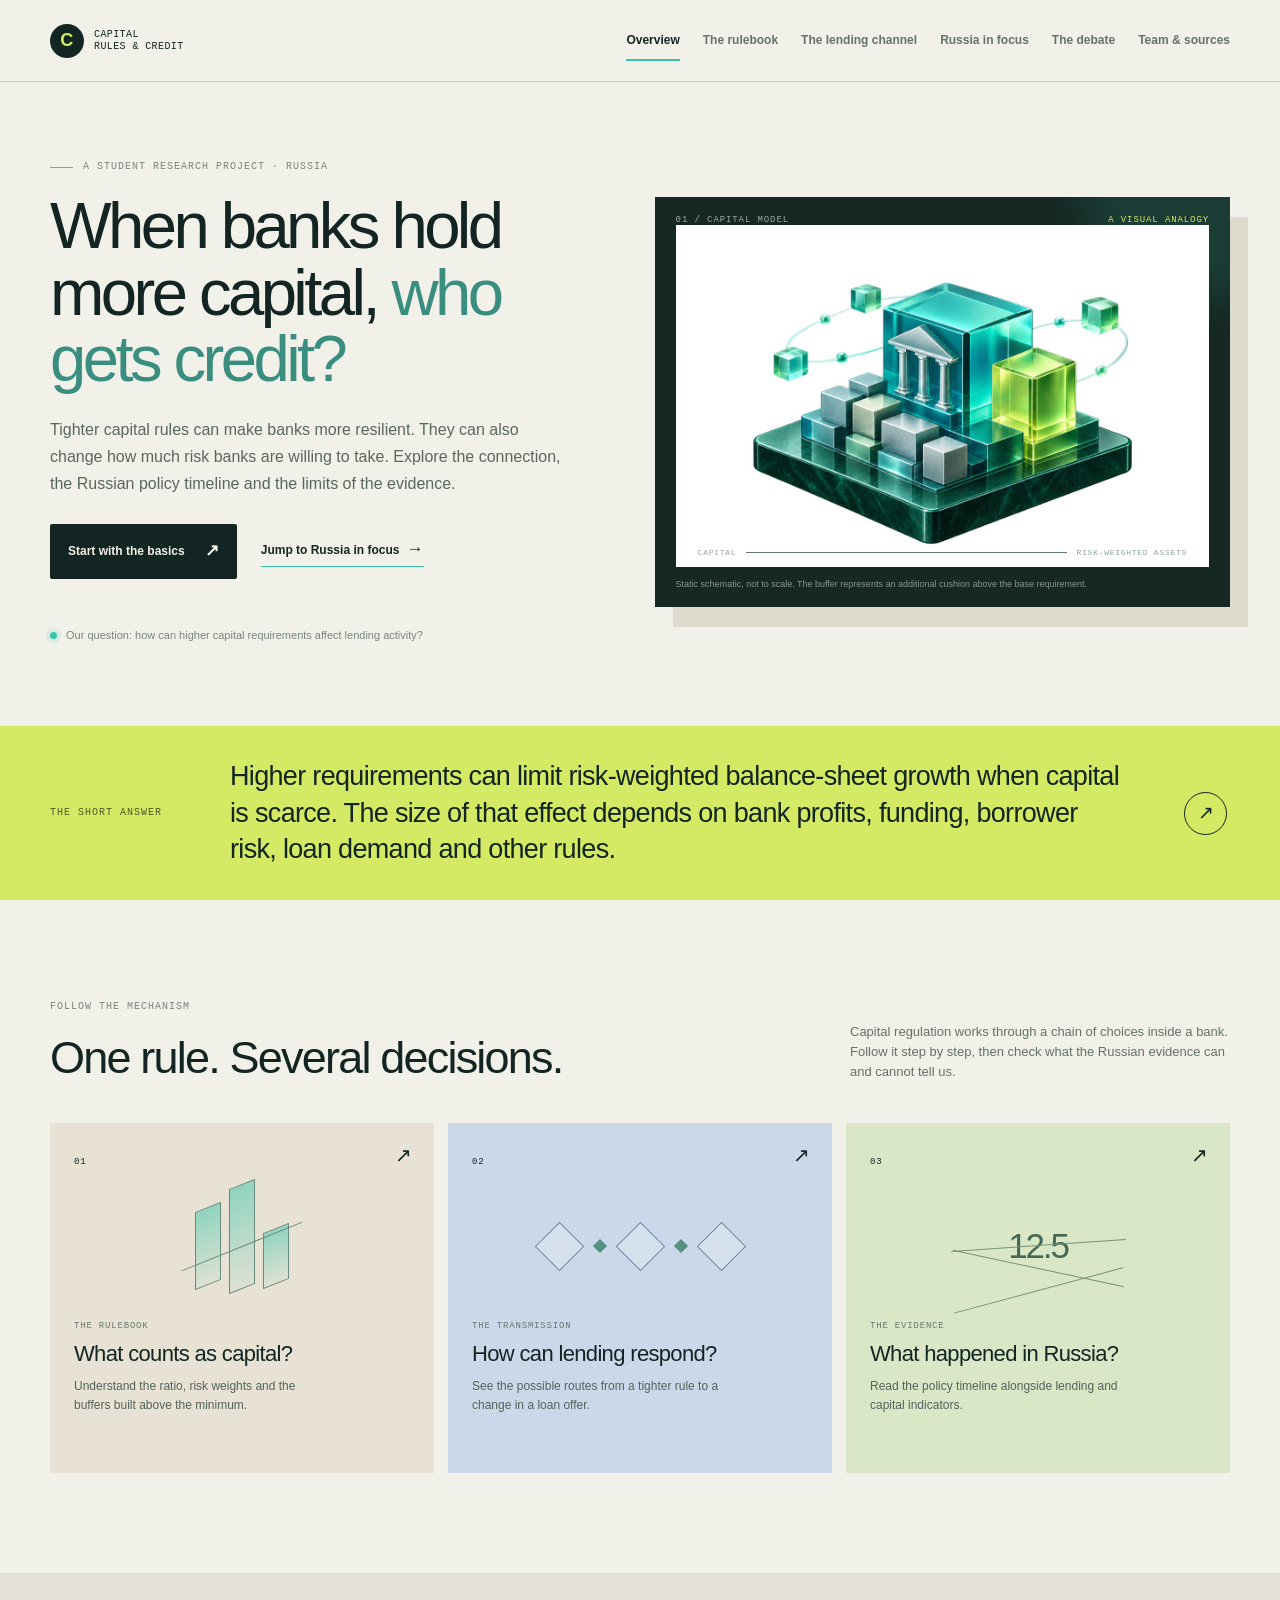
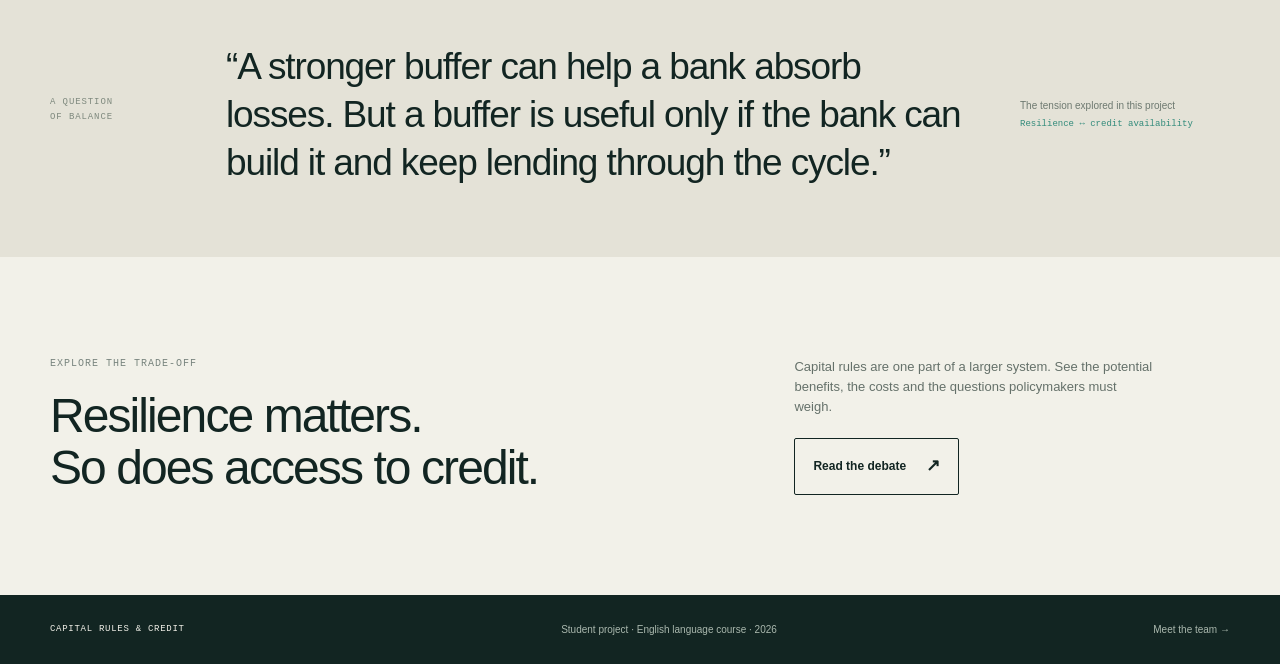
<file: index.html>
<!doctype html>
<html lang="en">
<head>
  <meta charset="utf-8">
  <meta name="viewport" content="width=device-width, initial-scale=1">
  <meta name="description" content="An interactive student guide to bank capital requirements and lending in Russia.">
  <title>Capital Rules & Credit — How bank capital shapes lending</title>
  <link rel="stylesheet" href="styles.css">
  <script src="site.js" defer></script>
</head>
<body data-page="home">
  <header class="site-header">
    <a class="brand" href="index.html" aria-label="Capital Rules and Credit home"><span class="brand-mark">C</span><span>CAPITAL<br><b>RULES & CREDIT</b></span></a>
    <button class="nav-toggle" aria-expanded="false" aria-controls="site-nav">Menu</button>
    <nav class="site-nav" id="site-nav" aria-label="Main navigation">
      <a href="index.html">Overview</a><a href="capital.html">The rulebook</a><a href="channel.html">The lending channel</a><a href="russia.html">Russia in focus</a><a href="debate.html">The debate</a><a href="team.html">Team & sources</a>
    </nav>
  </header>
  <main>
    <section class="hero shell">
      <div class="hero-copy">
        <p class="eyebrow"><span class="eyebrow-line"></span> A student research project · Russia</p>
        <h1>When banks hold more capital, <em>who gets credit?</em></h1>
        <p class="hero-lede">Tighter capital rules can make banks more resilient. They can also change how much risk banks are willing to take. Explore the connection, the Russian policy timeline and the limits of the evidence.</p>
        <div class="hero-actions"><a class="button button-dark" href="capital.html">Start with the basics <span>↗</span></a><a class="text-link" href="russia.html">Jump to Russia in focus <span>→</span></a></div>
        <div class="hero-note"><span class="note-dot"></span><span>Our question: how can higher capital requirements affect lending activity?</span></div>
      </div>
      <div class="model-panel" aria-label="Static three-dimensional illustration of bank capital and lending">
        <div class="model-heading"><span>01 / CAPITAL MODEL</span><span class="drag-hint">A VISUAL ANALOGY</span></div>
        <div class="model-stage">
          <img class="static-capital-model" src="assets/capital-model.jpg" alt="A teal bank structure and capital block rise from a foundation representing risk-weighted assets, with a lime buffer cube and loan cubes around it.">
          <div class="model-caption"><span>CAPITAL</span><span class="caption-rule"></span><span>RISK-WEIGHTED ASSETS</span></div>
        </div>
        <p class="model-disclaimer">Static schematic, not to scale. The buffer represents an additional cushion above the base requirement.</p>
      </div>
    </section>

    <section class="thesis-band"><div class="shell thesis-inner"><p class="eyebrow">THE SHORT ANSWER</p><p class="thesis">Higher requirements can limit risk-weighted balance-sheet growth when capital is scarce. The size of that effect depends on bank profits, funding, borrower risk, loan demand and other rules.</p><a href="channel.html" class="round-link" aria-label="Read how capital rules affect lending">↗</a></div></section>

    <section class="shell section-block journey-section">
      <div class="section-top"><div><p class="eyebrow">FOLLOW THE MECHANISM</p><h2>One rule. Several decisions.</h2></div><p class="section-intro">Capital regulation works through a chain of choices inside a bank. Follow it step by step, then check what the Russian evidence can and cannot tell us.</p></div>
      <div class="journey-grid">
        <a class="journey-card card-cream" href="capital.html"><span class="card-number">01</span><span class="card-arrow">↗</span><div class="mini-visual balance-visual"><i></i><i></i><i></i><b></b></div><p class="card-kicker">THE RULEBOOK</p><h3>What counts as capital?</h3><p>Understand the ratio, risk weights and the buffers built above the minimum.</p></a>
        <a class="journey-card card-blue" href="channel.html"><span class="card-number">02</span><span class="card-arrow">↗</span><div class="mini-visual channel-visual"><i></i><i></i><i></i><i></i><i></i></div><p class="card-kicker">THE TRANSMISSION</p><h3>How can lending respond?</h3><p>See the possible routes from a tighter rule to a change in a loan offer.</p></a>
        <a class="journey-card card-green" href="russia.html"><span class="card-number">03</span><span class="card-arrow">↗</span><div class="mini-visual russia-visual"><b>12.5</b><i></i><i></i><i></i></div><p class="card-kicker">THE EVIDENCE</p><h3>What happened in Russia?</h3><p>Read the policy timeline alongside lending and capital indicators.</p></a>
      </div>
    </section>

    <section class="quote-section"><div class="shell quote-layout"><p class="quote-index">A QUESTION<br>OF BALANCE</p><blockquote>“A stronger buffer can help a bank absorb losses. But a buffer is useful only if the bank can build it and keep lending through the cycle.”</blockquote><p class="quote-byline">The tension explored in this project<br><span>Resilience ↔ credit availability</span></p></div></section>

    <section class="shell section-block final-cta"><div><p class="eyebrow">EXPLORE THE TRADE-OFF</p><h2>Resilience matters.<br>So does access to credit.</h2></div><div><p>Capital rules are one part of a larger system. See the potential benefits, the costs and the questions policymakers must weigh.</p><a class="button button-outline" href="debate.html">Read the debate <span>↗</span></a></div></section>
  </main>
  <footer class="site-footer"><div class="shell footer-inner"><a class="footer-brand" href="index.html">CAPITAL RULES & CREDIT</a><p>Student project · English language course · 2026</p><a href="team.html">Meet the team →</a></div></footer>
</body>
</html>
</file>
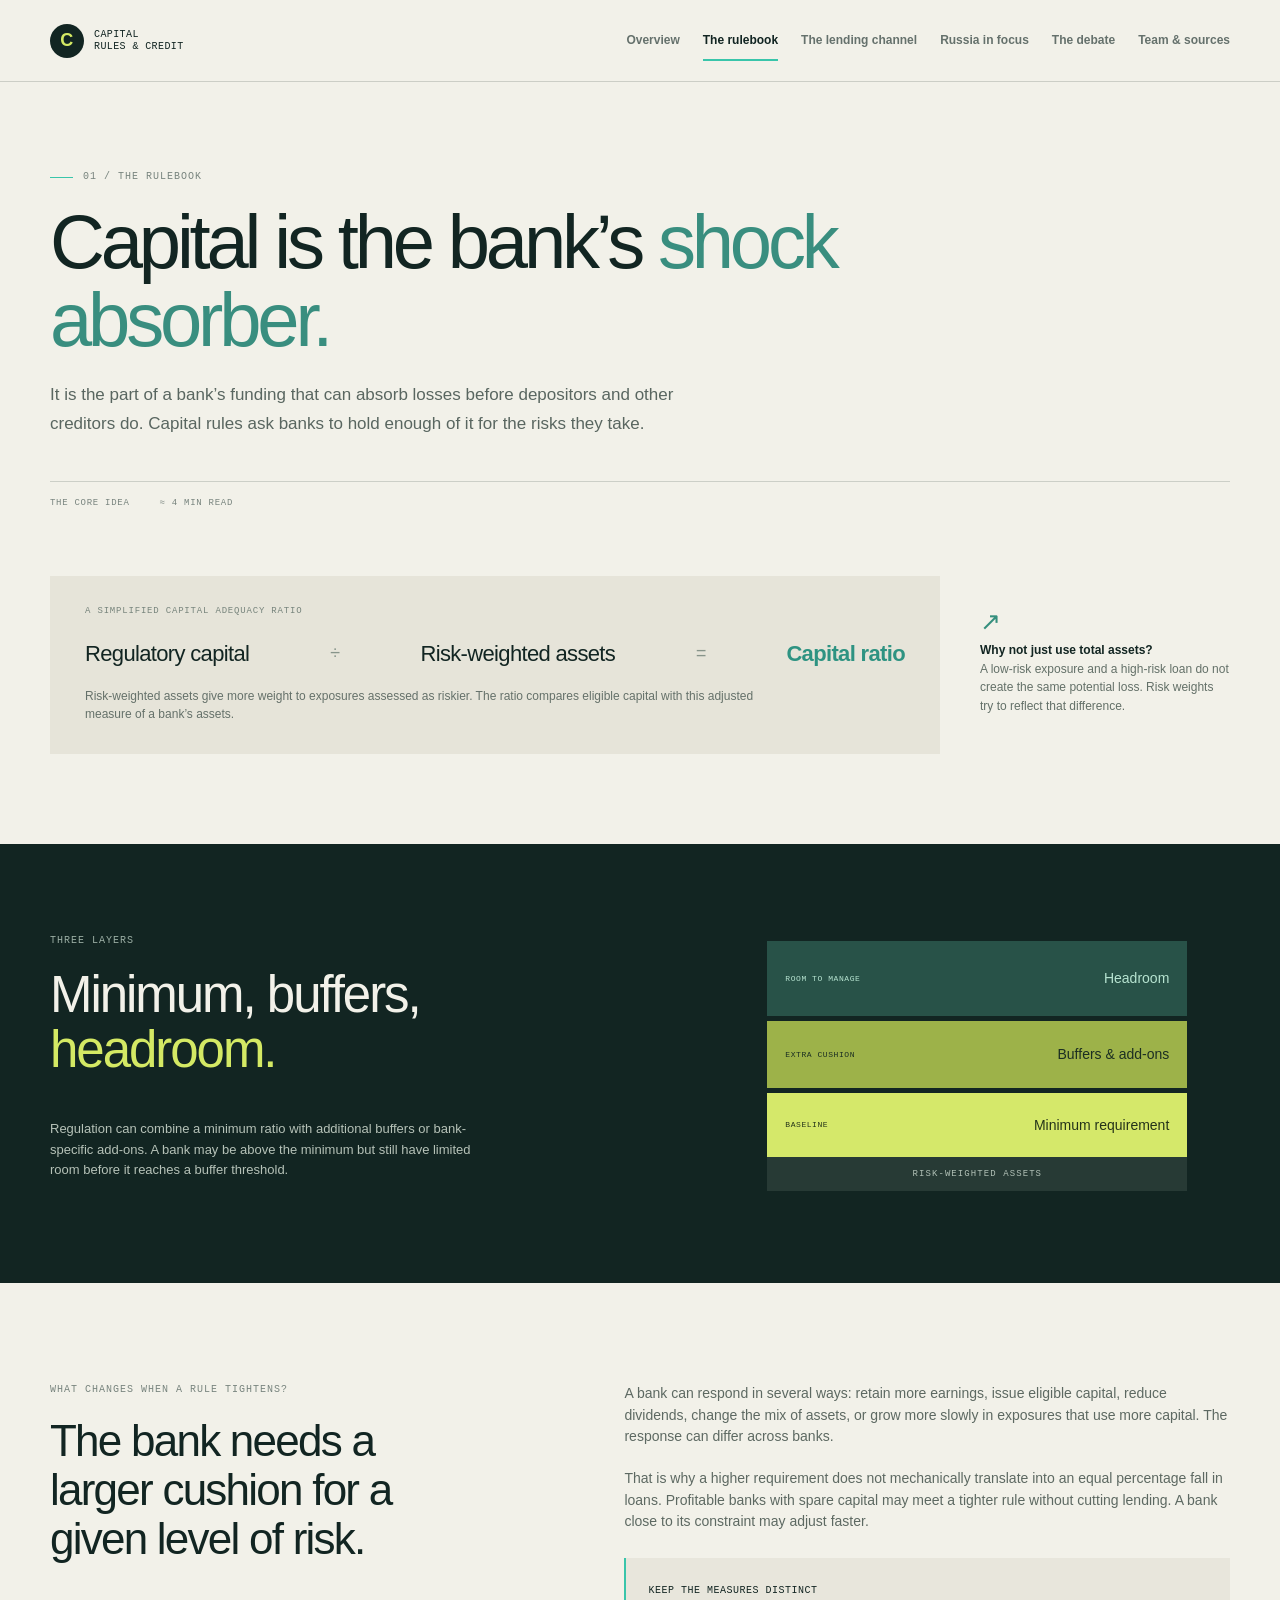
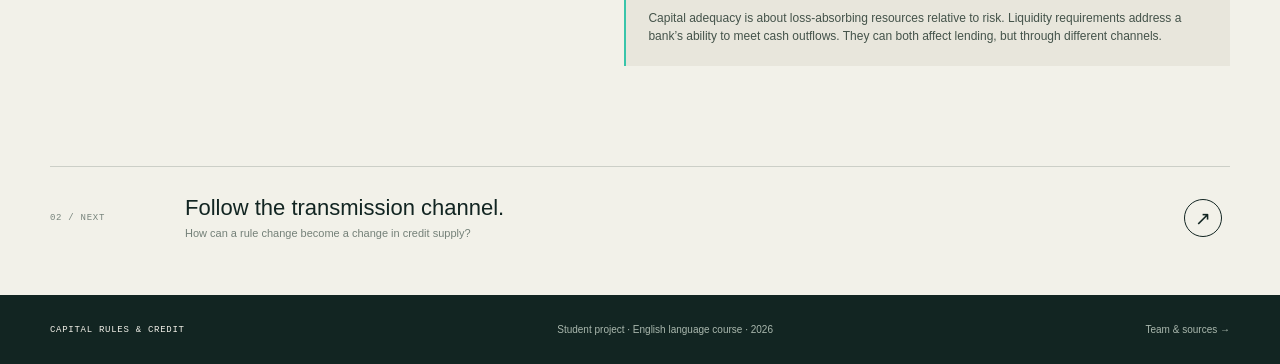
<file: capital.html>
<!doctype html>
<html lang="en"><head><meta charset="utf-8"><meta name="viewport" content="width=device-width, initial-scale=1"><meta name="description" content="A plain-language guide to bank capital adequacy and capital buffers."><title>The Rulebook — Capital Rules & Credit</title><link rel="stylesheet" href="styles.css"><script src="site.js" defer></script></head>
<body data-page="capital"><header class="site-header"><a class="brand" href="index.html" aria-label="Capital Rules and Credit home"><span class="brand-mark">C</span><span>CAPITAL<br><b>RULES & CREDIT</b></span></a><button class="nav-toggle" aria-expanded="false" aria-controls="site-nav">Menu</button><nav class="site-nav" id="site-nav" aria-label="Main navigation"><a href="index.html">Overview</a><a href="capital.html">The rulebook</a><a href="channel.html">The lending channel</a><a href="russia.html">Russia in focus</a><a href="debate.html">The debate</a><a href="team.html">Team & sources</a></nav></header>
<main><section class="page-hero shell"><p class="eyebrow"><span class="eyebrow-line"></span> 01 / THE RULEBOOK</p><h1>Capital is the bank’s <em>shock absorber.</em></h1><p class="page-lede">It is the part of a bank’s funding that can absorb losses before depositors and other creditors do. Capital rules ask banks to hold enough of it for the risks they take.</p><div class="page-meta"><span>THE CORE IDEA</span><span>≈ 4 MIN READ</span></div></section>
<section class="shell formula-section"><div class="formula-card"><div class="formula-label">A simplified capital adequacy ratio</div><div class="formula"><span>Regulatory capital</span><b>÷</b><span>Risk-weighted assets</span><b>=</b><strong>Capital ratio</strong></div><p>Risk-weighted assets give more weight to exposures assessed as riskier. The ratio compares eligible capital with this adjusted measure of a bank’s assets.</p></div><aside class="margin-note"><span class="note-symbol">↗</span><p><b>Why not just use total assets?</b><br>A low-risk exposure and a high-risk loan do not create the same potential loss. Risk weights try to reflect that difference.</p></aside></section>
<section class="dark-explainer"><div class="shell explainer-grid"><div><p class="eyebrow">THREE LAYERS</p><h2>Minimum, buffers, <em>headroom.</em></h2><p>Regulation can combine a minimum ratio with additional buffers or bank-specific add-ons. A bank may be above the minimum but still have limited room before it reaches a buffer threshold.</p></div><div class="layer-stack" aria-label="Diagram of capital requirement layers"><div class="layer layer-headroom"><span>ROOM TO MANAGE</span><b>Headroom</b></div><div class="layer layer-buffer"><span>EXTRA CUSHION</span><b>Buffers & add-ons</b></div><div class="layer layer-minimum"><span>BASELINE</span><b>Minimum requirement</b></div><div class="layer-foundation">RISK-WEIGHTED ASSETS</div></div></div></section>
<section class="shell section-block two-column"><div><p class="eyebrow">WHAT CHANGES WHEN A RULE TIGHTENS?</p><h2>The bank needs a larger cushion for a given level of risk.</h2></div><div class="prose"><p>A bank can respond in several ways: retain more earnings, issue eligible capital, reduce dividends, change the mix of assets, or grow more slowly in exposures that use more capital. The response can differ across banks.</p><p>That is why a higher requirement does not mechanically translate into an equal percentage fall in loans. Profitable banks with spare capital may meet a tighter rule without cutting lending. A bank close to its constraint may adjust faster.</p><div class="callout"><b>Keep the measures distinct</b><p>Capital adequacy is about loss-absorbing resources relative to risk. Liquidity requirements address a bank’s ability to meet cash outflows. They can both affect lending, but through different channels.</p></div></div></section>
<section class="shell next-step"><span>02 / NEXT</span><div><h2>Follow the transmission channel.</h2><p>How can a rule change become a change in credit supply?</p></div><a class="round-link" href="channel.html" aria-label="Next: the lending channel">↗</a></section></main>
<footer class="site-footer"><div class="shell footer-inner"><a class="footer-brand" href="index.html">CAPITAL RULES & CREDIT</a><p>Student project · English language course · 2026</p><a href="team.html">Team & sources →</a></div></footer></body></html>
</file>
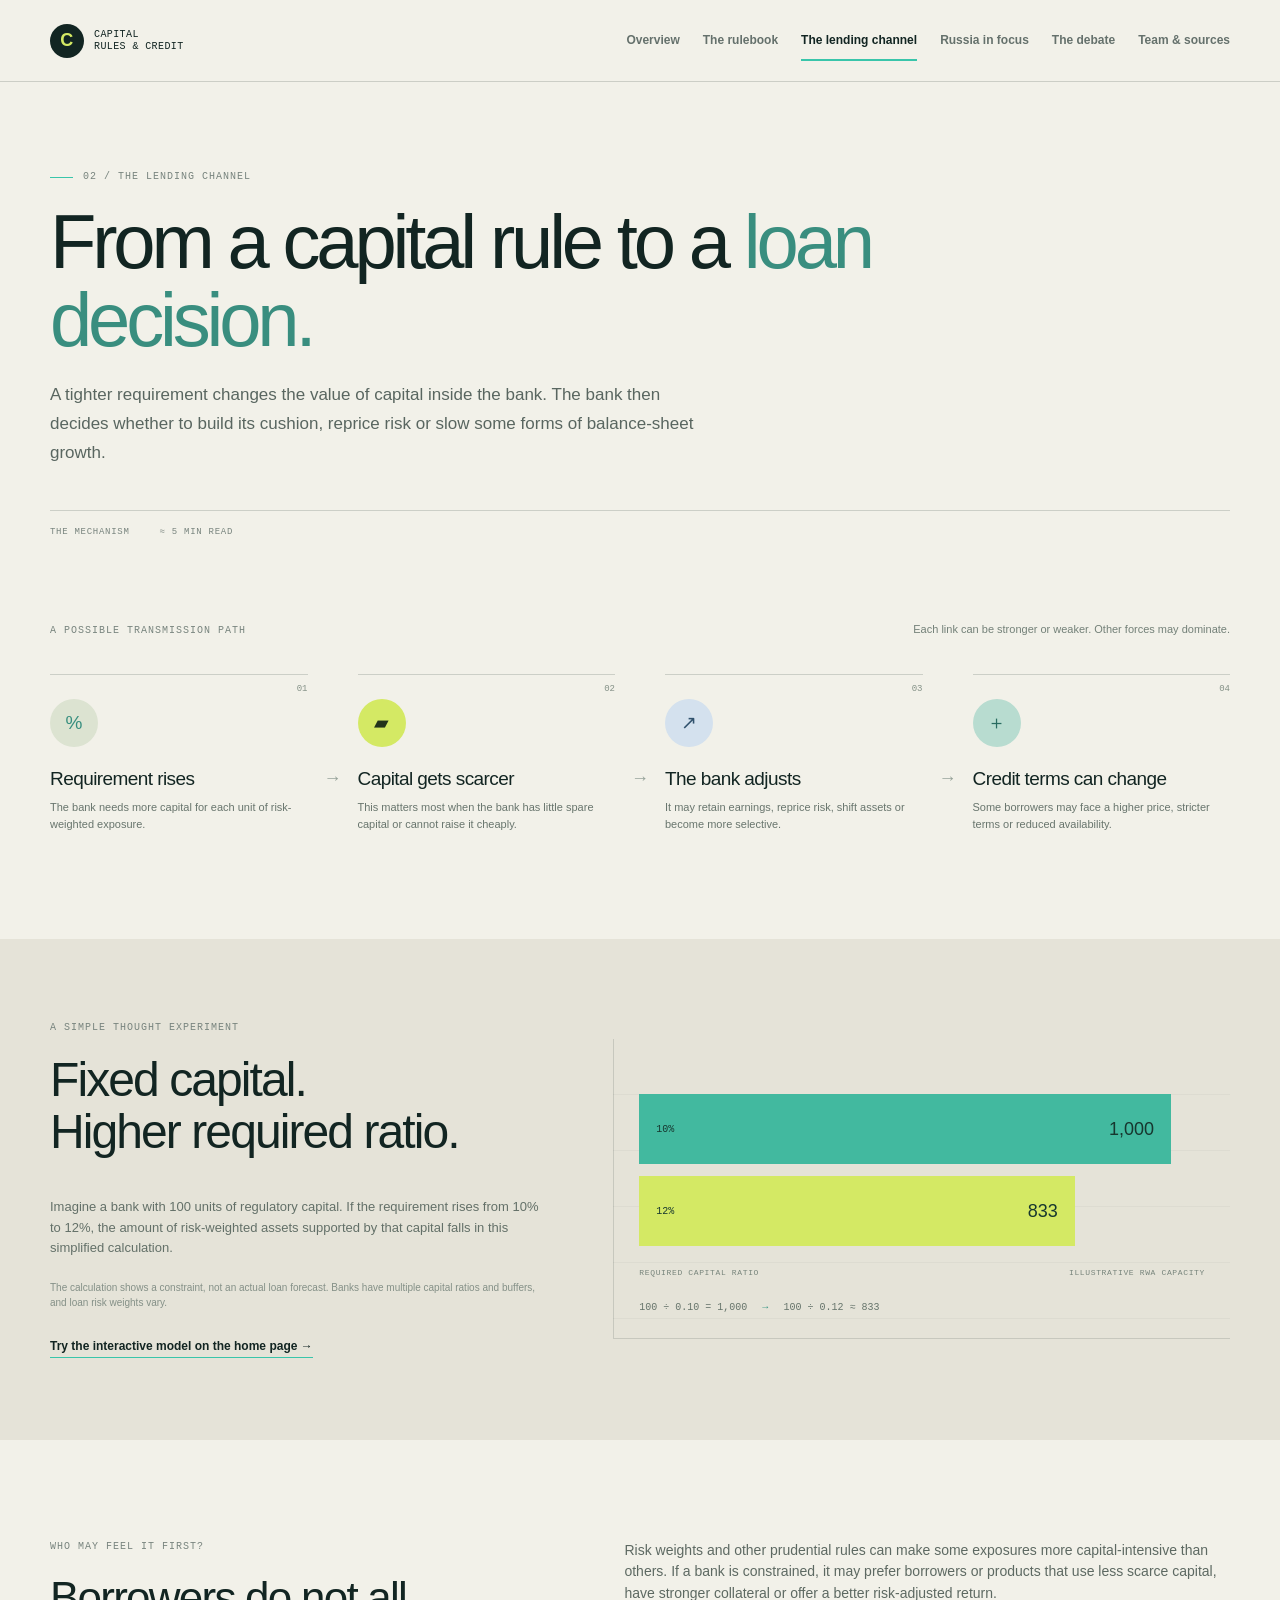
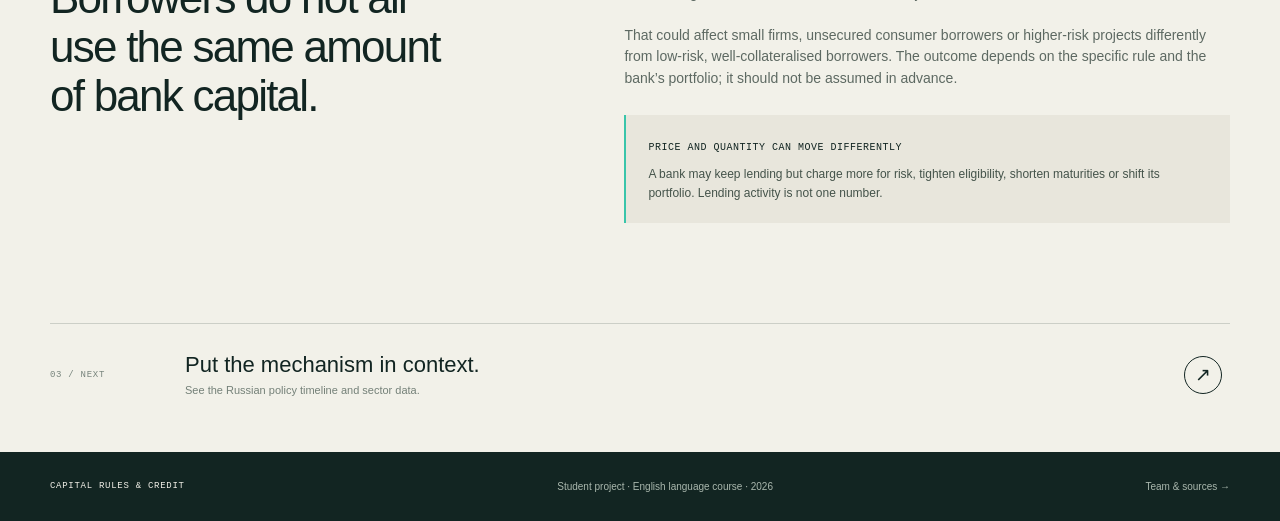
<file: channel.html>
<!doctype html>
<html lang="en"><head><meta charset="utf-8"><meta name="viewport" content="width=device-width, initial-scale=1"><meta name="description" content="Explore how stricter bank capital requirements may affect lending activity."><title>The Lending Channel — Capital Rules & Credit</title><link rel="stylesheet" href="styles.css"><script src="site.js" defer></script></head>
<body data-page="channel"><header class="site-header"><a class="brand" href="index.html" aria-label="Capital Rules and Credit home"><span class="brand-mark">C</span><span>CAPITAL<br><b>RULES & CREDIT</b></span></a><button class="nav-toggle" aria-expanded="false" aria-controls="site-nav">Menu</button><nav class="site-nav" id="site-nav" aria-label="Main navigation"><a href="index.html">Overview</a><a href="capital.html">The rulebook</a><a href="channel.html">The lending channel</a><a href="russia.html">Russia in focus</a><a href="debate.html">The debate</a><a href="team.html">Team & sources</a></nav></header>
<main><section class="page-hero shell"><p class="eyebrow"><span class="eyebrow-line"></span> 02 / THE LENDING CHANNEL</p><h1>From a capital rule to a <em>loan decision.</em></h1><p class="page-lede">A tighter requirement changes the value of capital inside the bank. The bank then decides whether to build its cushion, reprice risk or slow some forms of balance-sheet growth.</p><div class="page-meta"><span>THE MECHANISM</span><span>≈ 5 MIN READ</span></div></section>
<section class="shell flow-section"><div class="flow-title"><p class="eyebrow">A POSSIBLE TRANSMISSION PATH</p><p>Each link can be stronger or weaker. Other forces may dominate.</p></div><div class="flow-track"><article><span class="flow-index">01</span><div class="flow-icon icon-rule">%</div><h2>Requirement rises</h2><p>The bank needs more capital for each unit of risk-weighted exposure.</p></article><span class="flow-arrow">→</span><article><span class="flow-index">02</span><div class="flow-icon icon-capital">▰</div><h2>Capital gets scarcer</h2><p>This matters most when the bank has little spare capital or cannot raise it cheaply.</p></article><span class="flow-arrow">→</span><article><span class="flow-index">03</span><div class="flow-icon icon-choice">↗</div><h2>The bank adjusts</h2><p>It may retain earnings, reprice risk, shift assets or become more selective.</p></article><span class="flow-arrow">→</span><article><span class="flow-index">04</span><div class="flow-icon icon-credit">＋</div><h2>Credit terms can change</h2><p>Some borrowers may face a higher price, stricter terms or reduced availability.</p></article></div></section>
<section class="scenario-section"><div class="shell scenario-grid"><div><p class="eyebrow">A SIMPLE THOUGHT EXPERIMENT</p><h2>Fixed capital.<br>Higher required ratio.</h2><p>Imagine a bank with 100 units of regulatory capital. If the requirement rises from 10% to 12%, the amount of risk-weighted assets supported by that capital falls in this simplified calculation.</p><p class="small-note">The calculation shows a constraint, not an actual loan forecast. Banks have multiple capital ratios and buffers, and loan risk weights vary.</p><a href="index.html" class="text-link">Try the interactive model on the home page →</a></div><div class="scenario-visual"><div class="scenario-bar bar-10"><span>10%</span><b>1,000</b></div><div class="scenario-bar bar-12"><span>12%</span><b>833</b></div><div class="scenario-axis"><span>REQUIRED CAPITAL RATIO</span><span>ILLUSTRATIVE RWA CAPACITY</span></div><div class="scenario-equation">100 ÷ 0.10 = 1,000 <span>→</span> 100 ÷ 0.12 ≈ 833</div></div></div></section>
<section class="shell section-block two-column"><div><p class="eyebrow">WHO MAY FEEL IT FIRST?</p><h2>Borrowers do not all use the same amount of bank capital.</h2></div><div class="prose"><p>Risk weights and other prudential rules can make some exposures more capital-intensive than others. If a bank is constrained, it may prefer borrowers or products that use less scarce capital, have stronger collateral or offer a better risk-adjusted return.</p><p>That could affect small firms, unsecured consumer borrowers or higher-risk projects differently from low-risk, well-collateralised borrowers. The outcome depends on the specific rule and the bank’s portfolio; it should not be assumed in advance.</p><div class="callout"><b>Price and quantity can move differently</b><p>A bank may keep lending but charge more for risk, tighten eligibility, shorten maturities or shift its portfolio. Lending activity is not one number.</p></div></div></section>
<section class="shell next-step"><span>03 / NEXT</span><div><h2>Put the mechanism in context.</h2><p>See the Russian policy timeline and sector data.</p></div><a class="round-link" href="russia.html" aria-label="Next: Russia in focus">↗</a></section></main><footer class="site-footer"><div class="shell footer-inner"><a class="footer-brand" href="index.html">CAPITAL RULES & CREDIT</a><p>Student project · English language course · 2026</p><a href="team.html">Team & sources →</a></div></footer></body></html>
</file>
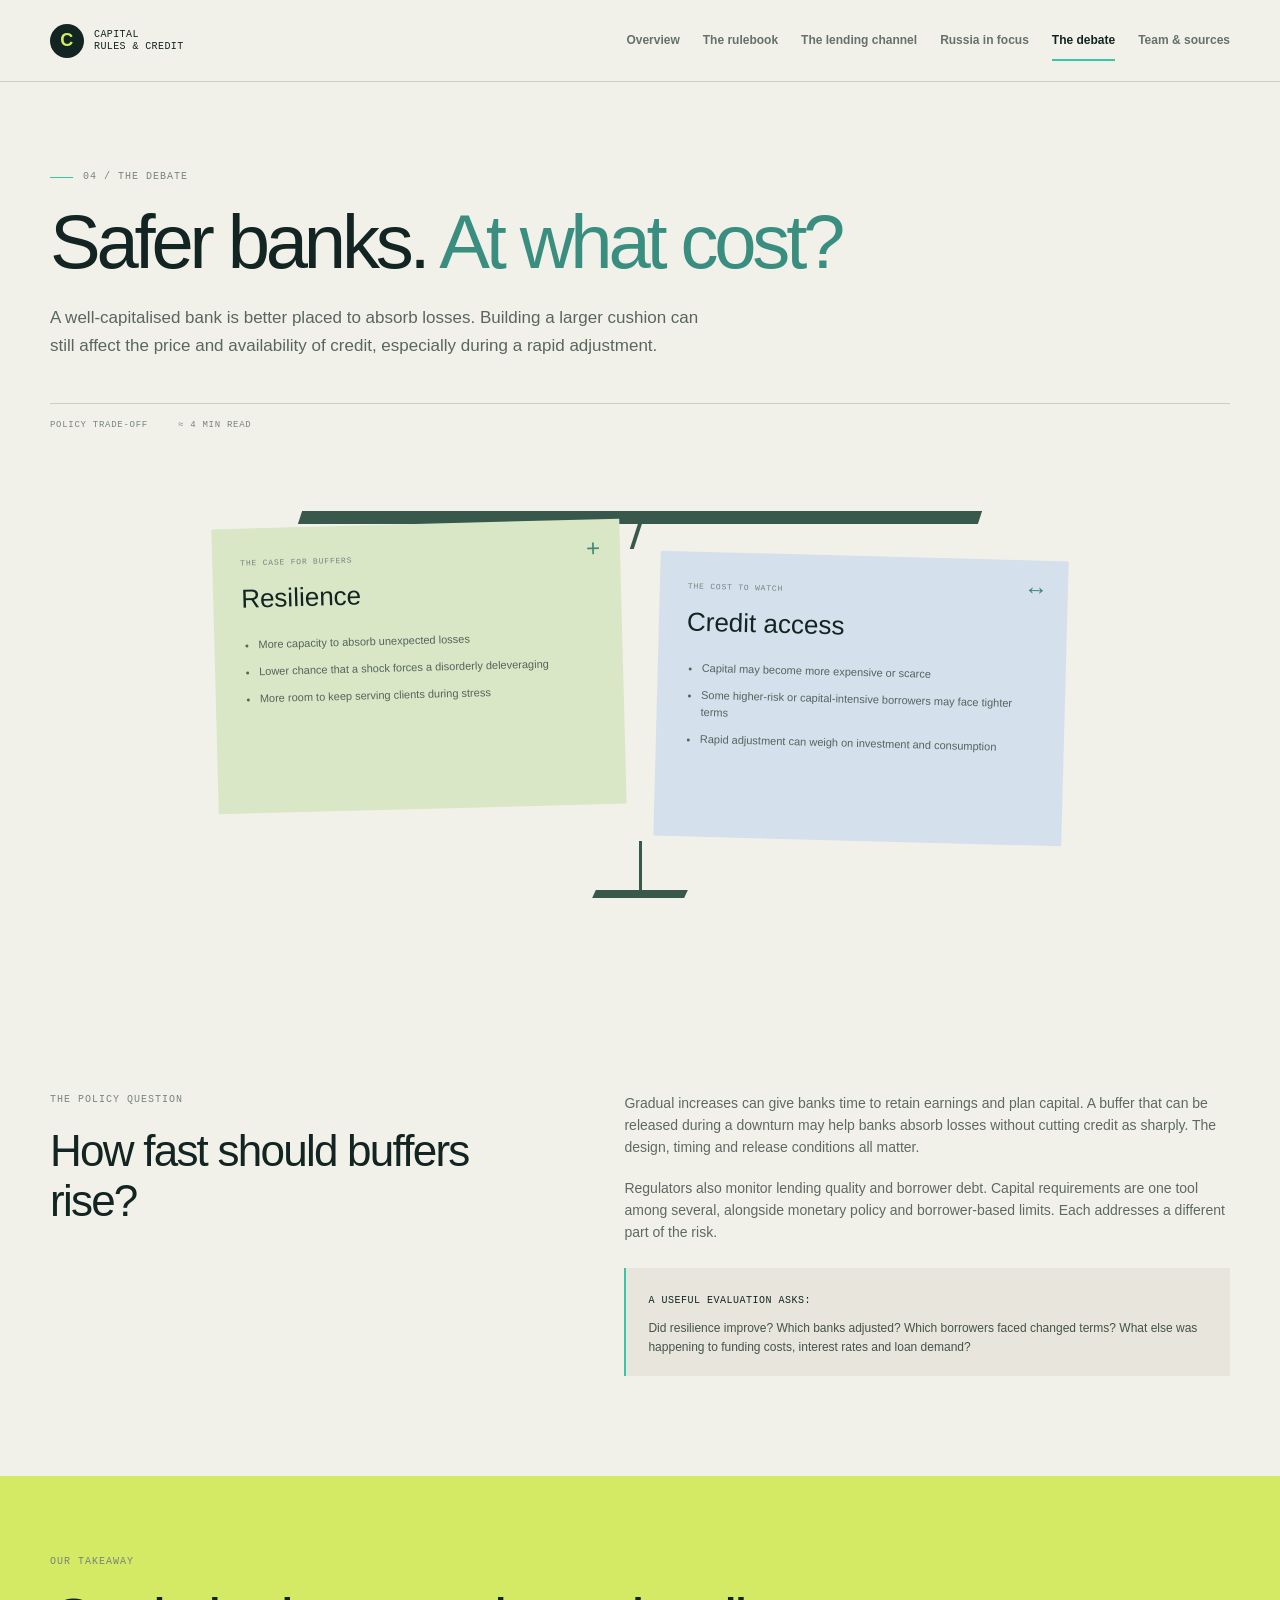
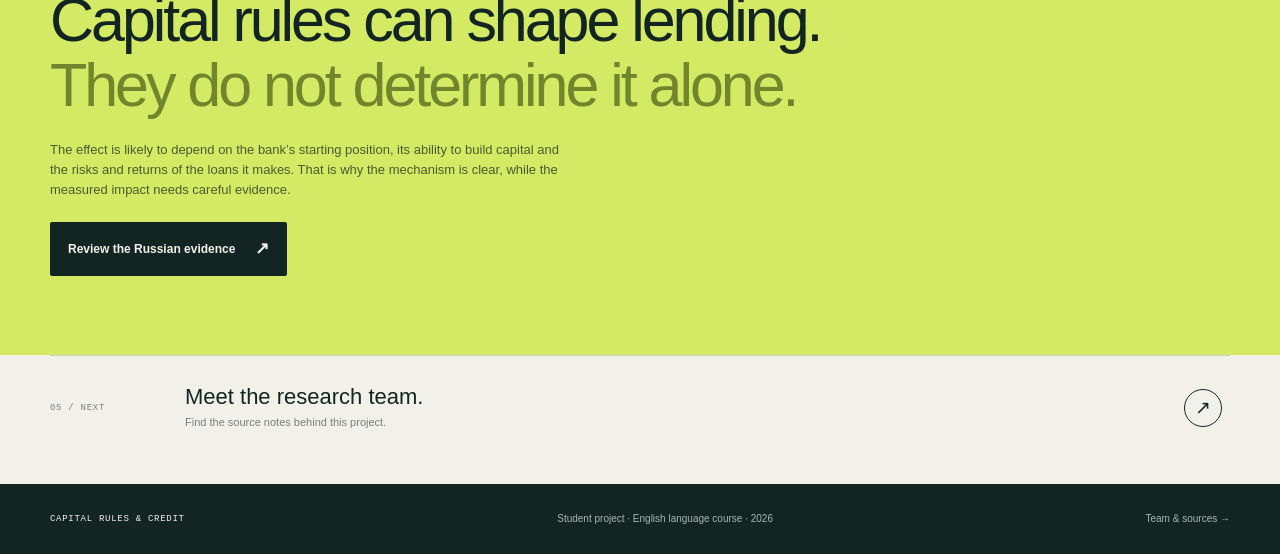
<file: debate.html>
<!doctype html>
<html lang="en"><head><meta charset="utf-8"><meta name="viewport" content="width=device-width, initial-scale=1"><meta name="description" content="The policy trade-off between bank resilience and credit availability."><title>The Debate — Capital Rules & Credit</title><link rel="stylesheet" href="styles.css"><script src="site.js" defer></script></head>
<body data-page="debate"><header class="site-header"><a class="brand" href="index.html" aria-label="Capital Rules and Credit home"><span class="brand-mark">C</span><span>CAPITAL<br><b>RULES & CREDIT</b></span></a><button class="nav-toggle" aria-expanded="false" aria-controls="site-nav">Menu</button><nav class="site-nav" id="site-nav" aria-label="Main navigation"><a href="index.html">Overview</a><a href="capital.html">The rulebook</a><a href="channel.html">The lending channel</a><a href="russia.html">Russia in focus</a><a href="debate.html">The debate</a><a href="team.html">Team & sources</a></nav></header>
<main><section class="page-hero shell"><p class="eyebrow"><span class="eyebrow-line"></span> 04 / THE DEBATE</p><h1>Safer banks. <em>At what cost?</em></h1><p class="page-lede">A well-capitalised bank is better placed to absorb losses. Building a larger cushion can still affect the price and availability of credit, especially during a rapid adjustment.</p><div class="page-meta"><span>POLICY TRADE-OFF</span><span>≈ 4 MIN READ</span></div></section>
<section class="shell balance-section"><div class="balance-center"><div class="balance-beam"><span></span></div><div class="balance-pans"><article class="balance-pan resilience"><span class="balance-symbol">+</span><p class="eyebrow">THE CASE FOR BUFFERS</p><h2>Resilience</h2><ul><li>More capacity to absorb unexpected losses</li><li>Lower chance that a shock forces a disorderly deleveraging</li><li>More room to keep serving clients during stress</li></ul></article><article class="balance-pan access"><span class="balance-symbol">↔</span><p class="eyebrow">THE COST TO WATCH</p><h2>Credit access</h2><ul><li>Capital may become more expensive or scarce</li><li>Some higher-risk or capital-intensive borrowers may face tighter terms</li><li>Rapid adjustment can weigh on investment and consumption</li></ul></article></div><div class="balance-base"></div></div></section>
<section class="shell section-block two-column"><div><p class="eyebrow">THE POLICY QUESTION</p><h2>How fast should buffers rise?</h2></div><div class="prose"><p>Gradual increases can give banks time to retain earnings and plan capital. A buffer that can be released during a downturn may help banks absorb losses without cutting credit as sharply. The design, timing and release conditions all matter.</p><p>Regulators also monitor lending quality and borrower debt. Capital requirements are one tool among several, alongside monetary policy and borrower-based limits. Each addresses a different part of the risk.</p><div class="callout"><b>A useful evaluation asks:</b><p>Did resilience improve? Which banks adjusted? Which borrowers faced changed terms? What else was happening to funding costs, interest rates and loan demand?</p></div></div></section>
<section class="closing-panel"><div class="shell closing-content"><p class="eyebrow">OUR TAKEAWAY</p><h2>Capital rules can shape lending.<br><em>They do not determine it alone.</em></h2><p>The effect is likely to depend on the bank’s starting position, its ability to build capital and the risks and returns of the loans it makes. That is why the mechanism is clear, while the measured impact needs careful evidence.</p><a class="button button-light" href="russia.html">Review the Russian evidence <span>↗</span></a></div></section>
<section class="shell next-step"><span>05 / NEXT</span><div><h2>Meet the research team.</h2><p>Find the source notes behind this project.</p></div><a class="round-link" href="team.html" aria-label="Next: team and sources">↗</a></section></main><footer class="site-footer"><div class="shell footer-inner"><a class="footer-brand" href="index.html">CAPITAL RULES & CREDIT</a><p>Student project · English language course · 2026</p><a href="team.html">Team & sources →</a></div></footer></body></html>
</file>
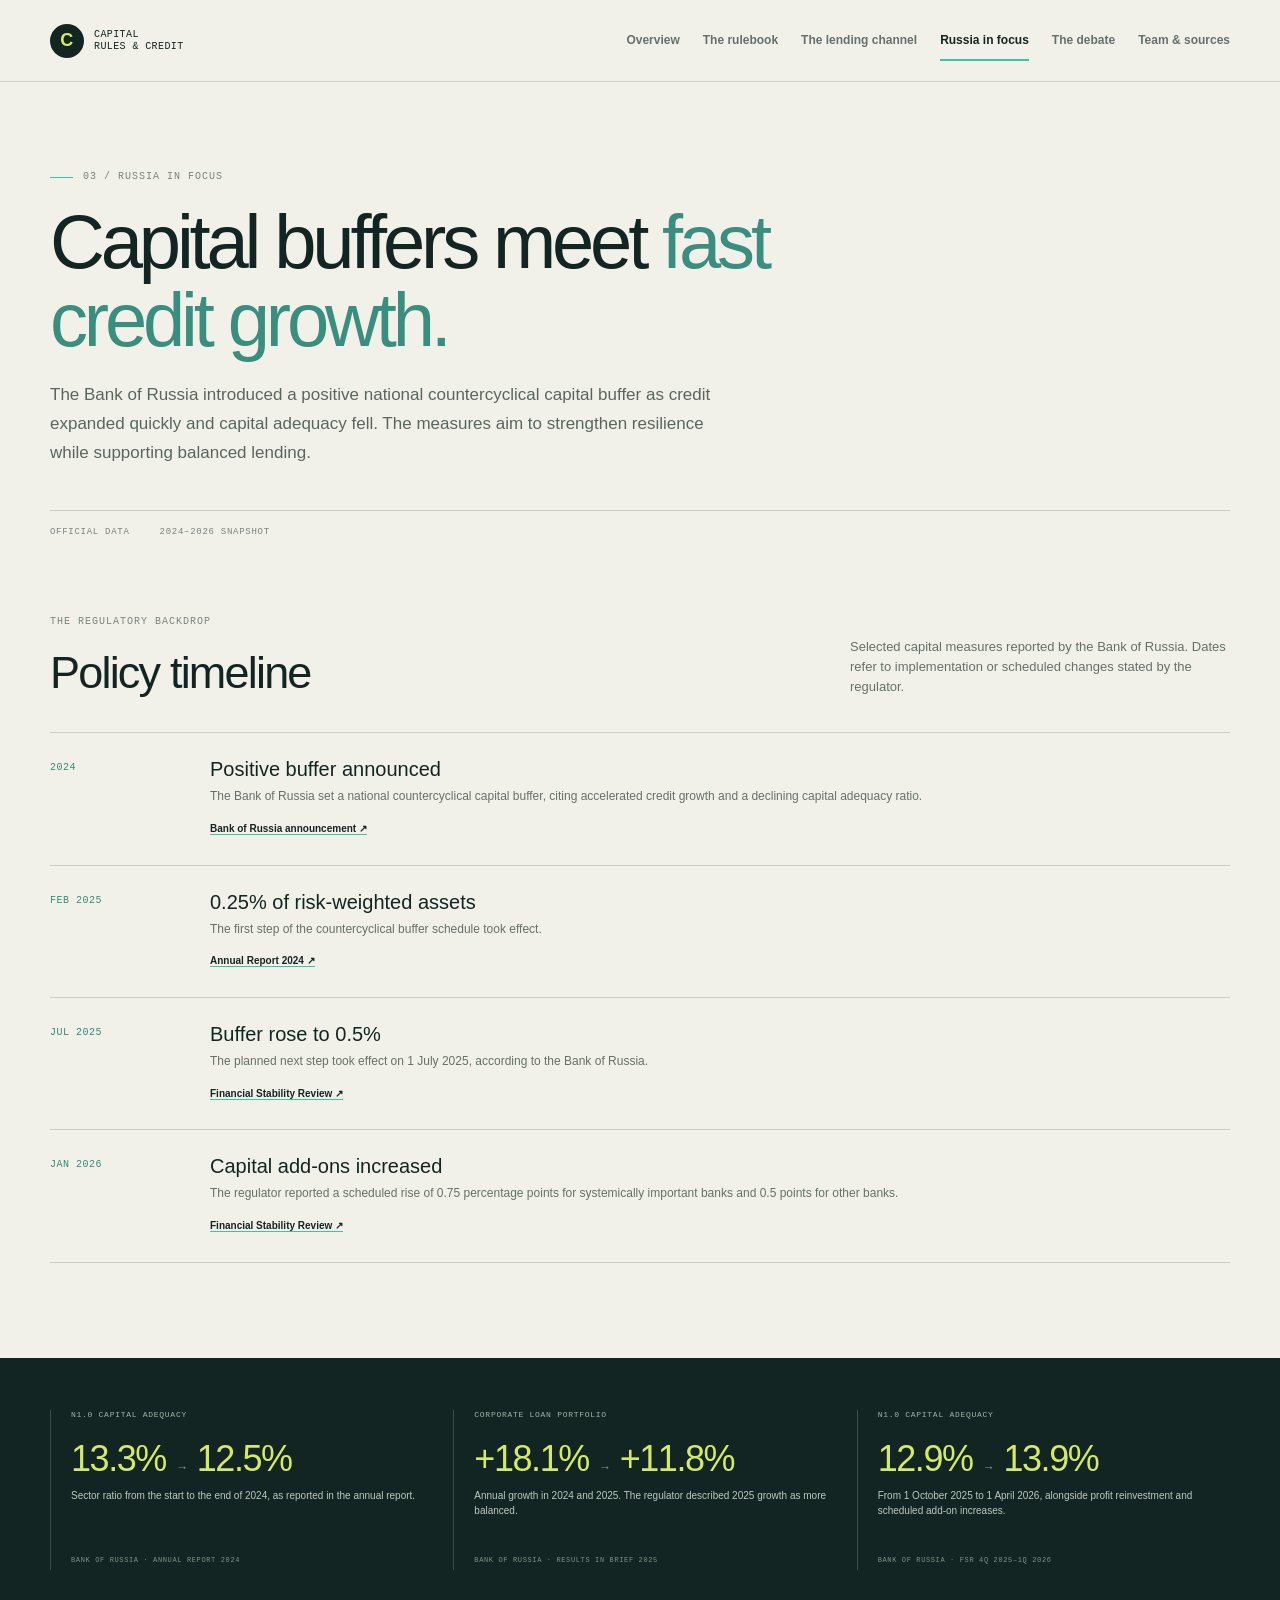
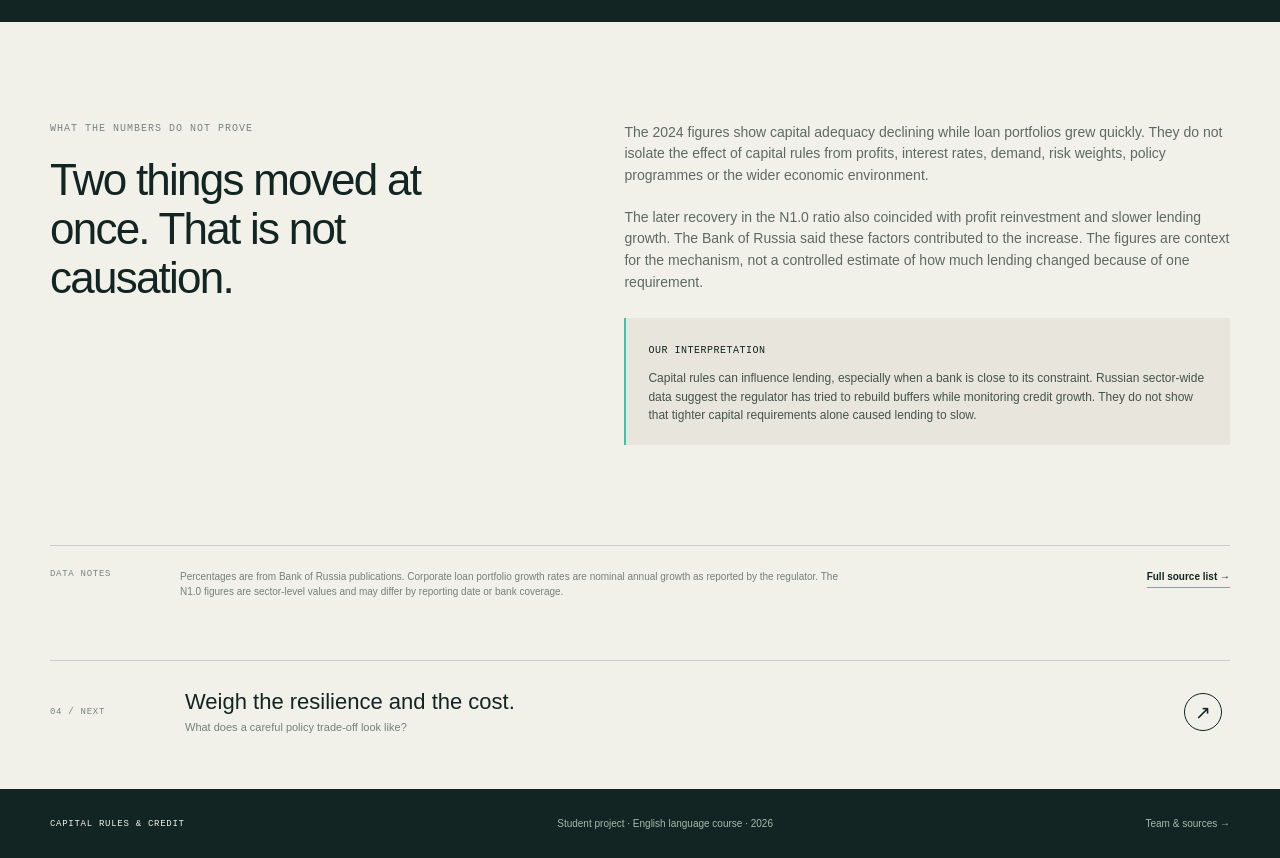
<file: russia.html>
<!doctype html>
<html lang="en"><head><meta charset="utf-8"><meta name="viewport" content="width=device-width, initial-scale=1"><meta name="description" content="Bank of Russia capital measures, capital adequacy and lending indicators."><title>Russia in Focus — Capital Rules & Credit</title><link rel="stylesheet" href="styles.css"><script src="site.js" defer></script></head>
<body data-page="russia"><header class="site-header"><a class="brand" href="index.html" aria-label="Capital Rules and Credit home"><span class="brand-mark">C</span><span>CAPITAL<br><b>RULES & CREDIT</b></span></a><button class="nav-toggle" aria-expanded="false" aria-controls="site-nav">Menu</button><nav class="site-nav" id="site-nav" aria-label="Main navigation"><a href="index.html">Overview</a><a href="capital.html">The rulebook</a><a href="channel.html">The lending channel</a><a href="russia.html">Russia in focus</a><a href="debate.html">The debate</a><a href="team.html">Team & sources</a></nav></header>
<main><section class="page-hero shell"><p class="eyebrow"><span class="eyebrow-line"></span> 03 / RUSSIA IN FOCUS</p><h1>Capital buffers meet <em>fast credit growth.</em></h1><p class="page-lede">The Bank of Russia introduced a positive national countercyclical capital buffer as credit expanded quickly and capital adequacy fell. The measures aim to strengthen resilience while supporting balanced lending.</p><div class="page-meta"><span>OFFICIAL DATA</span><span>2024–2026 SNAPSHOT</span></div></section>
<section class="shell data-section"><div class="data-heading"><div><p class="eyebrow">THE REGULATORY BACKDROP</p><h2>Policy timeline</h2></div><p>Selected capital measures reported by the Bank of Russia. Dates refer to implementation or scheduled changes stated by the regulator.</p></div><div class="timeline"><article><span class="timeline-date">2024</span><div><h3>Positive buffer announced</h3><p>The Bank of Russia set a national countercyclical capital buffer, citing accelerated credit growth and a declining capital adequacy ratio.</p><a href="https://www.cbr.ru/eng/press/pr/?id=39927" target="_blank" rel="noreferrer">Bank of Russia announcement ↗</a></div></article><article><span class="timeline-date">FEB 2025</span><div><h3>0.25% of risk-weighted assets</h3><p>The first step of the countercyclical buffer schedule took effect.</p><a href="https://www.cbr.ru/collection/collection/file/55580/ar_2024_e.pdf" target="_blank" rel="noreferrer">Annual Report 2024 ↗</a></div></article><article><span class="timeline-date">JUL 2025</span><div><h3>Buffer rose to 0.5%</h3><p>The planned next step took effect on 1 July 2025, according to the Bank of Russia.</p><a href="https://cbr.ru/eng/analytics/finstab/ofs/2q_3q_2024/" target="_blank" rel="noreferrer">Financial Stability Review ↗</a></div></article><article><span class="timeline-date">JAN 2026</span><div><h3>Capital add-ons increased</h3><p>The regulator reported a scheduled rise of 0.75 percentage points for systemically important banks and 0.5 points for other banks.</p><a href="https://cbr.ru/eng/analytics/finstab/ofs/4q_2025_1q_2026/" target="_blank" rel="noreferrer">Financial Stability Review ↗</a></div></article></div></section>
<section class="numbers-band"><div class="shell numbers-grid"><article><p class="number-label">N1.0 CAPITAL ADEQUACY</p><p class="big-number">13.3% <span>→</span> 12.5%</p><p>Sector ratio from the start to the end of 2024, as reported in the annual report.</p><span class="number-source">BANK OF RUSSIA · ANNUAL REPORT 2024</span></article><article><p class="number-label">CORPORATE LOAN PORTFOLIO</p><p class="big-number">+18.1% <span>→</span> +11.8%</p><p>Annual growth in 2024 and 2025. The regulator described 2025 growth as more balanced.</p><span class="number-source">BANK OF RUSSIA · RESULTS IN BRIEF 2025</span></article><article><p class="number-label">N1.0 CAPITAL ADEQUACY</p><p class="big-number">12.9% <span>→</span> 13.9%</p><p>From 1 October 2025 to 1 April 2026, alongside profit reinvestment and scheduled add-on increases.</p><span class="number-source">BANK OF RUSSIA · FSR 4Q 2025–1Q 2026</span></article></div></section>
<section class="shell section-block two-column"><div><p class="eyebrow">WHAT THE NUMBERS DO NOT PROVE</p><h2>Two things moved at once. That is not causation.</h2></div><div class="prose"><p>The 2024 figures show capital adequacy declining while loan portfolios grew quickly. They do not isolate the effect of capital rules from profits, interest rates, demand, risk weights, policy programmes or the wider economic environment.</p><p>The later recovery in the N1.0 ratio also coincided with profit reinvestment and slower lending growth. The Bank of Russia said these factors contributed to the increase. The figures are context for the mechanism, not a controlled estimate of how much lending changed because of one requirement.</p><div class="callout"><b>Our interpretation</b><p>Capital rules can influence lending, especially when a bank is close to its constraint. Russian sector-wide data suggest the regulator has tried to rebuild buffers while monitoring credit growth. They do not show that tighter capital requirements alone caused lending to slow.</p></div></div></section>
<section class="shell source-strip"><span>DATA NOTES</span><p>Percentages are from Bank of Russia publications. Corporate loan portfolio growth rates are nominal annual growth as reported by the regulator. The N1.0 figures are sector-level values and may differ by reporting date or bank coverage.</p><a href="team.html#sources">Full source list →</a></section>
<section class="shell next-step"><span>04 / NEXT</span><div><h2>Weigh the resilience and the cost.</h2><p>What does a careful policy trade-off look like?</p></div><a class="round-link" href="debate.html" aria-label="Next: the debate">↗</a></section></main><footer class="site-footer"><div class="shell footer-inner"><a class="footer-brand" href="index.html">CAPITAL RULES & CREDIT</a><p>Student project · English language course · 2026</p><a href="team.html">Team & sources →</a></div></footer></body></html>
</file>
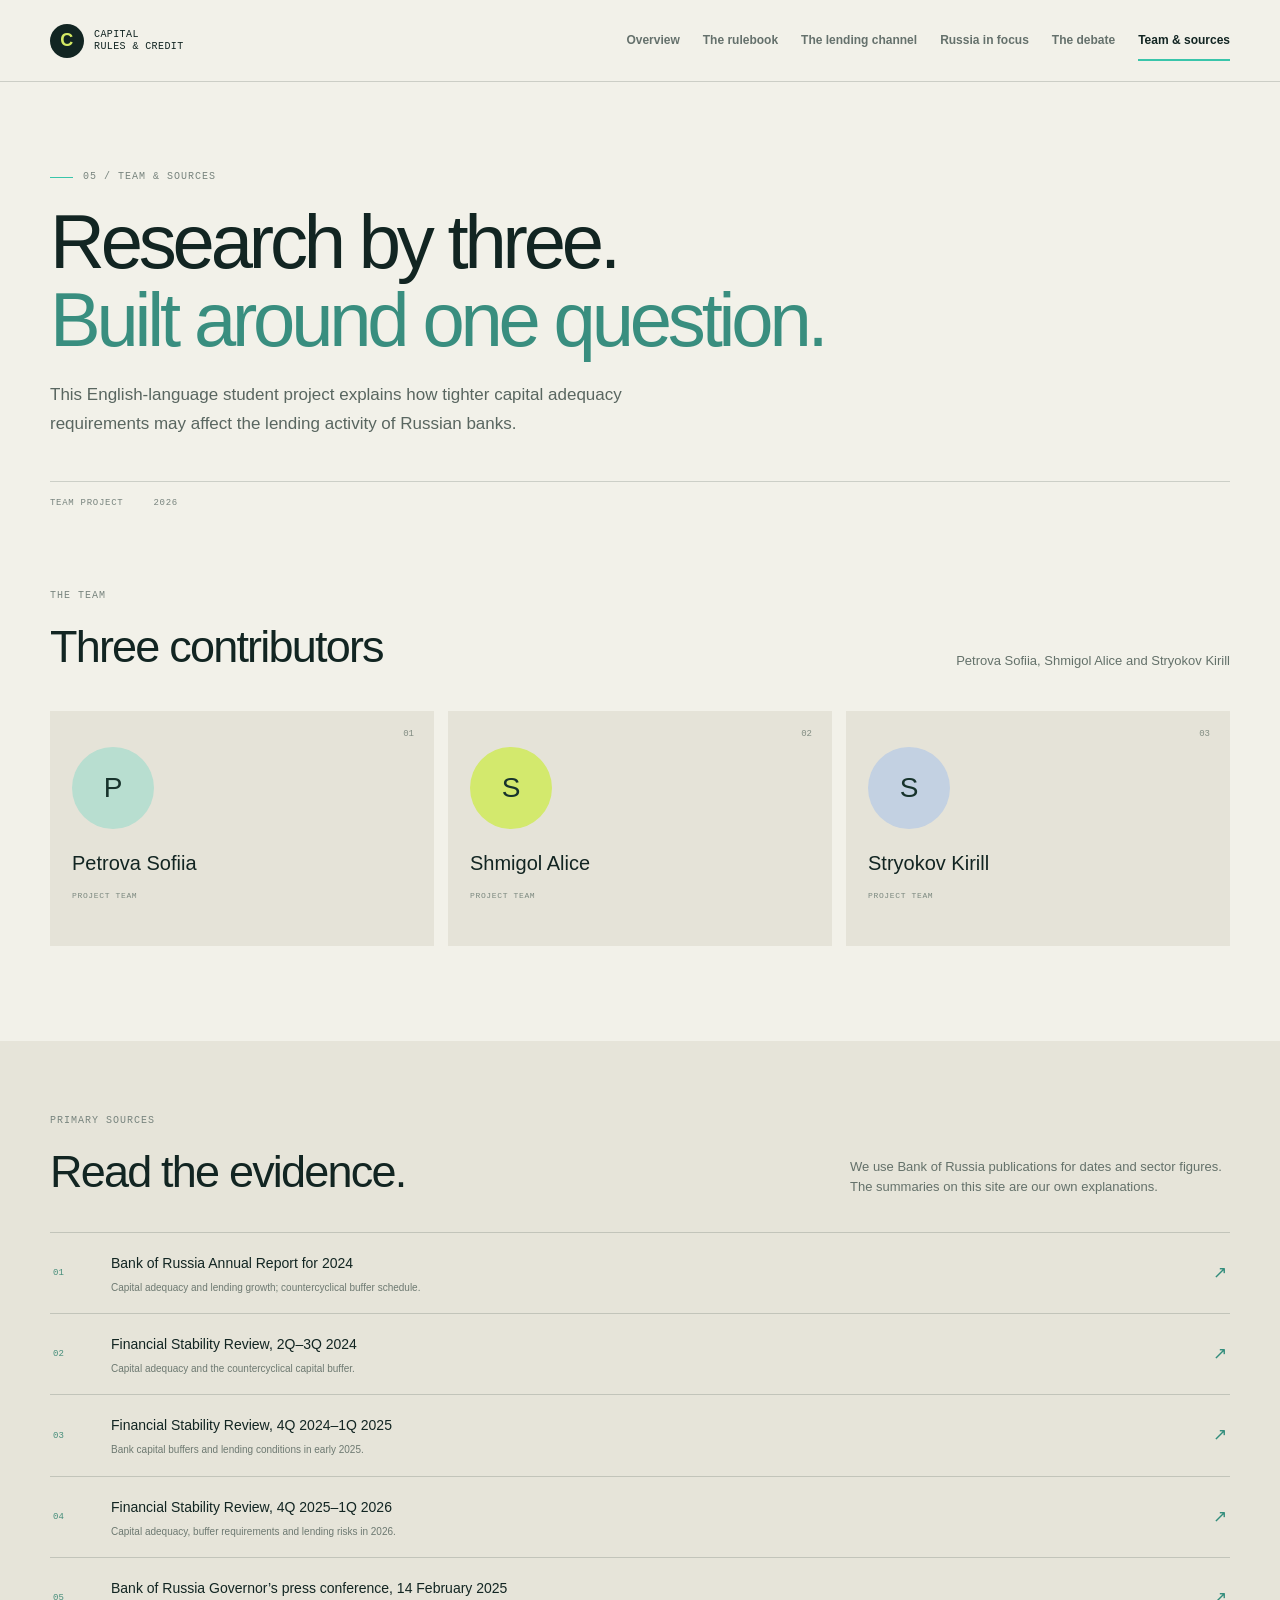
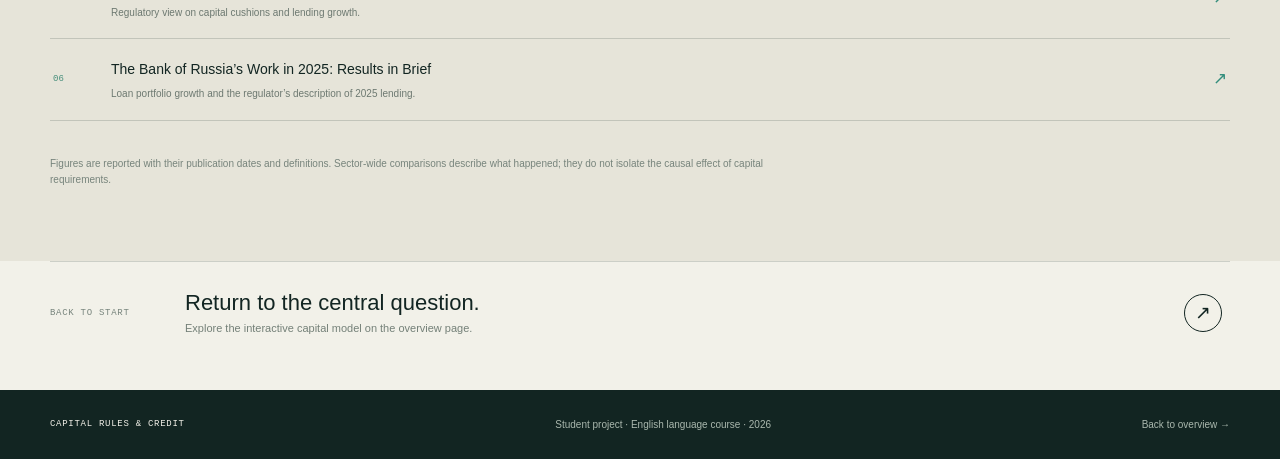
<file: team.html>
<!doctype html>
<html lang="en"><head><meta charset="utf-8"><meta name="viewport" content="width=device-width, initial-scale=1"><meta name="description" content="Meet the student team and browse sources on Russian bank capital requirements and lending."><title>Team & Sources — Capital Rules & Credit</title><link rel="stylesheet" href="styles.css"><script src="site.js" defer></script></head>
<body data-page="team"><header class="site-header"><a class="brand" href="index.html" aria-label="Capital Rules and Credit home"><span class="brand-mark">C</span><span>CAPITAL<br><b>RULES & CREDIT</b></span></a><button class="nav-toggle" aria-expanded="false" aria-controls="site-nav">Menu</button><nav class="site-nav" id="site-nav" aria-label="Main navigation"><a href="index.html">Overview</a><a href="capital.html">The rulebook</a><a href="channel.html">The lending channel</a><a href="russia.html">Russia in focus</a><a href="debate.html">The debate</a><a href="team.html">Team & sources</a></nav></header>
<main><section class="page-hero shell"><p class="eyebrow"><span class="eyebrow-line"></span> 05 / TEAM & SOURCES</p><h1>Research by three.<br><em>Built around one question.</em></h1><p class="page-lede">This English-language student project explains how tighter capital adequacy requirements may affect the lending activity of Russian banks.</p><div class="page-meta"><span>TEAM PROJECT</span><span>2026</span></div></section>
<section class="shell team-section"><div class="team-heading"><div><p class="eyebrow">THE TEAM</p><h2>Three contributors</h2></div><p>Petrova Sofiia, Shmigol Alice and Stryokov Kirill</p></div><div class="team-grid"><article><span class="team-index">01</span><div class="avatar-shape avatar-one">P</div><h3>Petrova Sofiia</h3><span>PROJECT TEAM</span></article><article><span class="team-index">02</span><div class="avatar-shape avatar-two">S</div><h3>Shmigol Alice</h3><span>PROJECT TEAM</span></article><article><span class="team-index">03</span><div class="avatar-shape avatar-three">S</div><h3>Stryokov Kirill</h3><span>PROJECT TEAM</span></article></div></section>
<section class="sources-section" id="sources"><div class="shell"><div class="data-heading"><div><p class="eyebrow">PRIMARY SOURCES</p><h2>Read the evidence.</h2></div><p>We use Bank of Russia publications for dates and sector figures. The summaries on this site are our own explanations.</p></div><div class="source-list"><a href="https://www.cbr.ru/collection/collection/file/55580/ar_2024_e.pdf" target="_blank" rel="noreferrer"><span>01</span><div><b>Bank of Russia Annual Report for 2024</b><p>Capital adequacy and lending growth; countercyclical buffer schedule.</p></div><span class="source-arrow">↗</span></a><a href="https://cbr.ru/eng/analytics/finstab/ofs/2q_3q_2024/" target="_blank" rel="noreferrer"><span>02</span><div><b>Financial Stability Review, 2Q–3Q 2024</b><p>Capital adequacy and the countercyclical capital buffer.</p></div><span class="source-arrow">↗</span></a><a href="https://cbr.ru/eng/analytics/finstab/ofs/4q_2024_1q_2025/" target="_blank" rel="noreferrer"><span>03</span><div><b>Financial Stability Review, 4Q 2024–1Q 2025</b><p>Bank capital buffers and lending conditions in early 2025.</p></div><span class="source-arrow">↗</span></a><a href="https://cbr.ru/eng/analytics/finstab/ofs/4q_2025_1q_2026/" target="_blank" rel="noreferrer"><span>04</span><div><b>Financial Stability Review, 4Q 2025–1Q 2026</b><p>Capital adequacy, buffer requirements and lending risks in 2026.</p></div><span class="source-arrow">↗</span></a><a href="https://www.cbr.ru/press/event/?id=23378" target="_blank" rel="noreferrer"><span>05</span><div><b>Bank of Russia Governor’s press conference, 14 February 2025</b><p>Regulatory view on capital cushions and lending growth.</p></div><span class="source-arrow">↗</span></a><a href="https://www.cbr.ru/collection/collection/file/59815/rb_2025.pdf" target="_blank" rel="noreferrer"><span>06</span><div><b>The Bank of Russia’s Work in 2025: Results in Brief</b><p>Loan portfolio growth and the regulator’s description of 2025 lending.</p></div><span class="source-arrow">↗</span></a></div><p class="source-method">Figures are reported with their publication dates and definitions. Sector-wide comparisons describe what happened; they do not isolate the causal effect of capital requirements.</p></div></section>
<section class="shell next-step"><span>BACK TO START</span><div><h2>Return to the central question.</h2><p>Explore the interactive capital model on the overview page.</p></div><a class="round-link" href="index.html" aria-label="Back to overview">↗</a></section></main><footer class="site-footer"><div class="shell footer-inner"><a class="footer-brand" href="index.html">CAPITAL RULES & CREDIT</a><p>Student project · English language course · 2026</p><a href="index.html">Back to overview →</a></div></footer></body></html>
</file>
<file: styles.css>
:root{--ink:#122522;--paper:#f2f1e9;--cream:#e7e2d4;--teal:#39c5aa;--lime:#d4e964;--blue:#abc8ff;--muted:#6c7771;--line:rgba(18,37,34,.17);--mono:'DM Mono',monospace;--sans:'DM Sans',Arial,sans-serif;--display:'Manrope','DM Sans',sans-serif}*{box-sizing:border-box}html{scroll-behavior:smooth}body{margin:0;background:var(--paper);color:var(--ink);font-family:var(--sans);font-size:16px;line-height:1.55}a{color:inherit}button,input{font:inherit}.shell{width:min(1180px,calc(100% - 64px));margin-inline:auto}.site-header{height:82px;padding:0 max(32px,calc((100vw - 1180px)/2));display:flex;align-items:center;justify-content:space-between;border-bottom:1px solid var(--line);background:rgba(242,241,233,.94);position:sticky;top:0;z-index:20;backdrop-filter:blur(14px)}.brand{display:flex;align-items:center;gap:10px;text-decoration:none;font:10px/1.18 var(--mono);letter-spacing:.04em}.brand b{font-weight:500}.brand-mark{width:34px;height:34px;border-radius:50%;background:var(--ink);color:var(--lime);display:grid;place-items:center;font:700 18px var(--display)}.site-nav{display:flex;align-items:center;gap:23px}.site-nav a{text-decoration:none;color:#65716c;font-size:12px;font-weight:600;transition:color .2s}.site-nav a:hover,.site-nav a[aria-current=page]{color:var(--ink)}.site-nav a[aria-current=page]{position:relative}.site-nav a[aria-current=page]:after{content:'';position:absolute;height:2px;left:0;right:0;bottom:-11px;background:var(--teal)}.nav-toggle{display:none;border:1px solid var(--line);background:transparent;padding:8px 12px;border-radius:20px;color:var(--ink)}.hero{min-height:628px;padding-block:70px 58px;display:grid;grid-template-columns:1fr 1.03fr;gap:46px;align-items:center}.eyebrow{font:10px/1.4 var(--mono);letter-spacing:.1em;text-transform:uppercase;color:#78847e;margin:0 0 19px;display:flex;gap:10px;align-items:center}.eyebrow-line{display:inline-block;width:23px;height:1px;background:var(--teal)}h1,h2,h3,p{margin-top:0}.hero h1,.page-hero h1{font:500 clamp(42px,5.1vw,68px)/1.02 var(--display);letter-spacing:-.055em;max-width:620px;margin:0 0 23px}.hero h1 em,.page-hero h1 em,.closing-content h2 em{font-style:normal;color:#398e7f}.hero-lede,.page-lede{font-size:16px;line-height:1.7;color:#596660;max-width:520px;margin-bottom:27px}.hero-actions{display:flex;align-items:center;gap:24px;flex-wrap:wrap}.button{display:inline-flex;align-items:center;gap:20px;padding:14px 18px;text-decoration:none;font-size:12px;font-weight:700;border-radius:2px;transition:transform .2s,background .2s}.button:hover{transform:translateY(-2px)}.button-dark{background:var(--ink);color:var(--paper)}.button-dark span,.button-outline span,.button-light span{font-size:17px}.text-link{font-size:12px;font-weight:700;text-decoration:none;border-bottom:1px solid var(--teal);padding-bottom:4px}.text-link span{font-size:17px;margin-left:4px}.hero-note{display:flex;align-items:center;gap:9px;font-size:11px;color:#78847e;margin-top:48px}.note-dot{width:7px;height:7px;border-radius:50%;background:var(--teal);box-shadow:0 0 0 4px rgba(57,197,170,.13)}
.model-panel{background:#162824;color:var(--paper);padding:18px 21px 17px;position:relative;overflow:hidden;box-shadow:18px 20px 0 #dedbce}.model-panel:before{content:'';position:absolute;width:250px;height:250px;right:-98px;top:-150px;border-radius:50%;background:rgba(57,197,170,.13);filter:blur(20px)}.model-heading{display:flex;justify-content:space-between;font:9px var(--mono);letter-spacing:.1em;color:#99aaa0;position:relative;z-index:1}.drag-hint{color:var(--lime)}.model-stage{height:363px;position:relative;overflow:hidden;perspective:850px;touch-action:none;cursor:grab;outline:none}.model-stage:active{cursor:grabbing}.model-stage:focus-visible{outline:2px solid var(--lime);outline-offset:-3px}.model-grid{position:absolute;inset:26px 5% 18px;background-image:linear-gradient(rgba(193,221,201,.08) 1px,transparent 1px),linear-gradient(90deg,rgba(193,221,201,.08) 1px,transparent 1px);background-size:38px 38px;transform:rotateX(60deg) translateY(57px) scale(1.2);transform-origin:center bottom;mask-image:linear-gradient(transparent,black 28%,black 76%,transparent)}.model-rig{position:absolute;left:50%;top:50%;width:360px;height:280px;transform:translate(-50%,-45%) rotateX(var(--rx,-23deg)) rotateY(var(--ry,-33deg));transform-style:preserve-3d;transition:transform .14s ease-out}.cube{position:absolute;transform-style:preserve-3d;display:block}.cube .face{position:absolute;display:block;backface-visibility:visible}.cube .front{transform:translateZ(var(--depth))}.cube .back{transform:rotateY(180deg) translateZ(var(--depth))}.cube .right{transform:rotateY(90deg) translateZ(var(--width))}.cube .left{transform:rotateY(-90deg) translateZ(0)}.cube .top{transform:rotateX(90deg) translateZ(0);transform-origin:top}.cube .bottom{transform:rotateX(-90deg) translateZ(var(--height));transform-origin:bottom}.rwa-cube{--width:205px;--height:77px;--depth:125px;width:205px;height:77px;left:78px;top:146px}.rwa-cube .face{background:#294c47}.rwa-cube .front,.rwa-cube .back{width:205px;height:77px}.rwa-cube .right,.rwa-cube .left{width:125px;height:77px}.rwa-cube .top,.rwa-cube .bottom{width:205px;height:125px}.rwa-cube .front{background:linear-gradient(135deg,#376c61,#23423d)}.rwa-cube .right{background:#1d3935}.rwa-cube .top{background:#4a8174}.cube-label{position:absolute;left:20px;top:28px;font:9px/1.4 var(--mono);letter-spacing:.08em;color:#c7e6d4;transform:translateZ(1px)}.capital-cube{--width:112px;--height:114px;--depth:103px;width:112px;height:114px;left:127px;top:31px;transform:translateZ(18px)}.capital-cube .face{background:#45bca3}.capital-cube .front,.capital-cube .back{width:112px;height:114px}.capital-cube .right,.capital-cube .left{width:103px;height:114px}.capital-cube .top,.capital-cube .bottom{width:112px;height:103px}.capital-cube .front{background:linear-gradient(145deg,#66ddbd,#30aa92)}.capital-cube .right{background:#248a79}.capital-cube .top{background:#8de6ca}.capital-cube .cube-label{color:#10372f;left:27px;top:46px;font-size:10px}.buffer-cube{--width:68px;--height:49px;--depth:61px;width:68px;height:49px;left:251px;top:74px;transform:translateZ(28px)}.buffer-cube .face{background:#d4e964}.buffer-cube .front,.buffer-cube .back{width:68px;height:49px}.buffer-cube .right,.buffer-cube .left{width:61px;height:49px}.buffer-cube .top,.buffer-cube .bottom{width:68px;height:61px}.buffer-cube .front{background:#d4e964}.buffer-cube .right{background:#abbc49}.buffer-cube .top{background:#ecf69b}.buffer-cube .cube-label{color:#35420b;left:9px;top:15px;font-size:8px}.model-shadow{position:absolute;width:235px;height:130px;left:73px;top:163px;transform:rotateX(90deg) translateZ(-5px);background:rgba(0,0,0,.26);filter:blur(22px);border-radius:50%}.orbit{position:absolute;border:1px solid rgba(202,239,122,.56);border-radius:50%;transform-style:preserve-3d;pointer-events:none}.orbit-one{width:300px;height:125px;left:31px;top:103px;transform:rotateX(70deg) rotateZ(-19deg) translateZ(55px)}.orbit-two{width:305px;height:147px;left:26px;top:105px;border-color:rgba(70,184,159,.55);transform:rotateX(72deg) rotateY(31deg) rotateZ(23deg) translateZ(102px)}.orbit-tag{position:absolute;top:-7px;left:46px;background:#162824;padding:0 7px;font:8px var(--mono);color:#d4e964}.orbit-two .orbit-tag{left:auto;right:27px;top:100px;color:#6dd3b6}.model-point{position:absolute;width:7px;height:7px;border-radius:50%;background:var(--lime);box-shadow:0 0 0 5px rgba(212,233,100,.1)}.point-a{left:67px;top:75px;transform:translateZ(90px)}.point-b{right:36px;bottom:74px;background:var(--teal);transform:translateZ(140px)}.model-caption{position:absolute;left:22px;right:22px;bottom:10px;display:flex;align-items:center;gap:10px;font:8px var(--mono);letter-spacing:.09em;color:#90a69a}.caption-rule{height:1px;background:#627a6d;flex:1}.model-controls{border-top:1px solid rgba(242,241,233,.17);padding-top:14px}.model-controls label{display:flex;justify-content:space-between;font-size:11px;color:#d7e0d7}.model-controls output{color:var(--lime);font:11px var(--mono)}input[type=range]{appearance:none;width:100%;height:4px;margin:14px 0 4px;background:linear-gradient(90deg,var(--teal),var(--lime));border-radius:9px;cursor:pointer}input[type=range]::-webkit-slider-thumb{appearance:none;width:15px;height:15px;border-radius:50%;background:var(--lime);border:3px solid #162824;box-shadow:0 0 0 1px var(--lime)}input[type=range]::-moz-range-thumb{width:10px;height:10px;border-radius:50%;background:var(--lime);border:3px solid #162824;box-shadow:0 0 0 1px var(--lime)}.slider-labels{display:flex;justify-content:space-between;font:8px var(--mono);color:#899c91}.model-result{font-size:11px;color:#c6d1c9;margin:9px 0 0}.model-result strong{color:var(--lime);font:500 13px var(--mono)}.model-disclaimer{font-size:9px;color:#84978c;margin:11px 0 0;line-height:1.4}
.thesis-band{background:var(--lime);margin-top:16px}.thesis-inner{min-height:174px;display:grid;grid-template-columns:150px 1fr 46px;align-items:center;gap:30px}.thesis-inner .eyebrow{color:#4c5b28;margin:0}.thesis{font:500 clamp(19px,2.3vw,27px)/1.35 var(--display);letter-spacing:-.025em;margin:0;max-width:900px}.round-link{width:43px;height:43px;border-radius:50%;border:1px solid currentColor;display:grid;place-items:center;text-decoration:none;font-size:19px;transition:background .2s,color .2s,transform .2s}.round-link:hover{background:var(--ink);color:var(--paper);transform:rotate(45deg)}.section-block{padding-block:100px}.section-top,.data-heading,.team-heading{display:flex;align-items:end;justify-content:space-between;gap:40px;margin-bottom:40px}.section-top h2,.data-heading h2,.team-heading h2{font:500 clamp(30px,4vw,45px)/1.1 var(--display);letter-spacing:-.04em;margin:0}.section-intro,.data-heading>p,.team-heading>p{max-width:380px;font-size:13px;color:#64716a;margin:0}.journey-grid{display:grid;grid-template-columns:repeat(3,1fr);gap:14px}.journey-card{min-height:350px;padding:24px;position:relative;text-decoration:none;overflow:hidden;transition:transform .25s}.journey-card:hover{transform:translateY(-5px)}.card-cream{background:#e7e2d4}.card-blue{background:#cad8e9}.card-green{background:#d9e7c7}.card-number,.card-kicker{font:9px var(--mono);letter-spacing:.09em}.card-number{position:relative;z-index:1}.card-arrow{position:absolute;right:22px;top:17px;font-size:20px}.mini-visual{height:150px;position:relative;display:flex;align-items:center;justify-content:center}.balance-visual i{width:26px;height:78px;border:1px solid #688b7e;margin:0 4px;transform:skewY(-22deg);background:linear-gradient(180deg,rgba(57,197,170,.5),rgba(57,197,170,.05))}.balance-visual i:nth-child(2){height:105px;margin-top:-20px}.balance-visual i:nth-child(3){height:56px;margin-top:20px}.balance-visual b{position:absolute;width:130px;height:1px;background:#688b7e;transform:rotate(-22deg)}.channel-visual i{width:35px;height:35px;border:1px solid #6c88a5;transform:rotate(45deg);margin:0 9px;background:rgba(255,255,255,.23)}.channel-visual i:nth-child(even){width:10px;height:10px;background:#559180;border:none}.russia-visual b{font:500 35px var(--display);letter-spacing:-.06em;color:#456753}.russia-visual i{position:absolute;bottom:30px;left:24%;right:24%;height:1px;background:#789279;transform:rotate(-15deg)}.russia-visual i:nth-of-type(2){transform:rotate(12deg);bottom:52px}.russia-visual i:nth-of-type(3){transform:rotate(-4deg);bottom:75px}.journey-card h3{font:500 22px var(--display);letter-spacing:-.03em;margin:10px 0}.journey-card>p:last-child{font-size:12px;max-width:250px;color:#53635b;margin:0}.card-kicker{color:#68786e;margin-bottom:0}.quote-section{background:#e4e2d7;padding-block:70px}.quote-layout{display:grid;grid-template-columns:150px 1fr 210px;gap:26px;align-items:center}.quote-index{font:9px/1.7 var(--mono);letter-spacing:.1em;color:#7e897e}.quote-layout blockquote{font:500 clamp(21px,3.2vw,37px)/1.3 var(--display);letter-spacing:-.03em;margin:0;max-width:750px}.quote-byline{font-size:10px;color:#6d7970;margin:0;line-height:1.7}.quote-byline span{color:#328b7b;font-family:var(--mono);font-size:9px}.final-cta{display:grid;grid-template-columns:1.1fr .7fr;gap:60px;align-items:center}.final-cta h2{font:500 clamp(34px,4vw,48px)/1.08 var(--display);letter-spacing:-.04em;margin:0}.final-cta>div:last-child p{font-size:13px;color:#65716a;max-width:360px}.button-outline{border:1px solid var(--ink);margin-top:8px}.button-outline:hover{background:var(--ink);color:var(--paper)}
.site-footer{background:var(--ink);color:var(--paper);padding:27px 0}.footer-inner{display:flex;align-items:center;justify-content:space-between;gap:20px}.footer-brand{text-decoration:none;font:9px var(--mono);letter-spacing:.08em}.footer-inner p,.footer-inner>a:last-child{font-size:10px;color:#aab8ae;margin:0;text-decoration:none}.footer-inner>a:last-child:hover{color:var(--lime)}
.page-hero{padding-block:88px 46px;position:relative}.page-hero h1{max-width:850px;font-size:clamp(44px,6vw,76px)}.page-lede{max-width:670px;font-size:17px}.page-meta{display:flex;gap:30px;border-top:1px solid var(--line);padding-top:16px;margin-top:42px;font:9px var(--mono);letter-spacing:.08em;color:#78847e}.formula-section{display:grid;grid-template-columns:1fr 250px;gap:40px;padding-block:22px 90px;align-items:center}.formula-card{background:#e6e4d9;padding:30px 35px}.formula-label{font:9px var(--mono);letter-spacing:.09em;text-transform:uppercase;color:#77847c;margin-bottom:25px}.formula{display:flex;align-items:center;justify-content:space-between;gap:12px;font:500 clamp(15px,2vw,22px) var(--display);letter-spacing:-.03em}.formula b{font:400 18px var(--mono);color:#87948a}.formula strong{color:#2e9382}.formula-card p{font-size:12px;color:#65716a;margin:20px 0 0;max-width:700px}.margin-note{font-size:12px;color:#637068}.margin-note b{color:var(--ink)}.note-symbol{font-size:25px;color:#358f7d}.dark-explainer{background:var(--ink);color:var(--paper);padding-block:90px}.explainer-grid{display:grid;grid-template-columns:1fr .85fr;gap:80px;align-items:center}.explainer-grid .eyebrow{color:#9cafa5}.explainer-grid h2{font:500 clamp(34px,4vw,51px)/1.08 var(--display);letter-spacing:-.04em;max-width:440px}.explainer-grid h2 em{font-style:normal;color:var(--lime)}.explainer-grid>div:first-child>p:last-child{font-size:13px;color:#b6c2b8;max-width:440px}.layer-stack{max-width:420px;width:100%;margin:auto}.layer{padding:15px 18px;margin-top:5px;display:flex;align-items:center;justify-content:space-between}.layer span{font:8px var(--mono);letter-spacing:.07em}.layer b{font:500 14px var(--display)}.layer-headroom{height:75px;background:#285248;color:#b7e4d1}.layer-buffer{height:67px;background:#9db249;color:#1b2e22}.layer-minimum{height:64px;background:#d5e86a;color:#243319}.layer-foundation{background:#273a35;text-align:center;padding:12px;font:9px var(--mono);letter-spacing:.12em;color:#b1c0b6}.two-column{display:grid;grid-template-columns:.8fr 1fr;gap:90px;align-items:start}.two-column h2{font:500 clamp(30px,3.8vw,44px)/1.12 var(--display);letter-spacing:-.04em;max-width:430px}.prose{font-size:14px;color:#5d6962}.prose p{margin-bottom:20px}.callout{padding:20px 22px;border-left:2px solid var(--teal);background:#e8e6dc;color:#44534a;margin-top:25px}.callout b{font:10px var(--mono);letter-spacing:.05em;text-transform:uppercase;color:var(--ink)}.callout p{font-size:12px;margin:9px 0 0}.next-step{padding:28px 0 53px;border-top:1px solid var(--line);display:grid;grid-template-columns:115px 1fr 46px;gap:20px;align-items:center}.next-step>span{font:9px var(--mono);color:#77847c;letter-spacing:.08em}.next-step h2{font:500 22px var(--display);margin:0 0 4px}.next-step p{font-size:11px;color:#748078;margin:0}.next-step .round-link{width:38px;height:38px}
.flow-section{padding:38px 0 105px}.flow-title{display:flex;justify-content:space-between;align-items:end;margin-bottom:36px}.flow-title .eyebrow{margin:0}.flow-title>p:last-child{font-size:11px;color:#738078;margin:0}.flow-track{display:grid;grid-template-columns:1fr 30px 1fr 30px 1fr 30px 1fr;gap:10px;align-items:start}.flow-track article{position:relative;border-top:1px solid var(--line);padding-top:24px}.flow-index{position:absolute;right:0;top:9px;font:9px var(--mono);color:#849187}.flow-icon{width:48px;height:48px;border-radius:50%;display:grid;place-items:center;background:#dce3d1;color:#368e7e;font-size:19px;margin:0 0 21px}.icon-capital{background:#d4e964;color:#23341b}.icon-choice{background:#d4e1ee;color:#31526d}.icon-credit{background:#b8dcd0;color:#286b60}.flow-track h2{font:500 19px var(--display);letter-spacing:-.03em;margin:0 0 9px}.flow-track article>p{font-size:11px;line-height:1.6;color:#68756d;margin:0}.flow-arrow{font-size:18px;color:#97a39a;padding-top:91px;text-align:center}.scenario-section{background:#e5e3d8;padding-block:82px}.scenario-grid{display:grid;grid-template-columns:.8fr 1fr;gap:70px;align-items:center}.scenario-grid h2{font:500 clamp(34px,4vw,48px)/1.08 var(--display);letter-spacing:-.04em}.scenario-grid>div:first-child>p:not(.eyebrow){font-size:13px;color:#637068}.small-note{font-size:10px!important;color:#849087!important;margin:22px 0}.scenario-visual{min-height:300px;display:flex;flex-direction:column;justify-content:end;padding:10px 25px 25px;position:relative;border-left:1px solid rgba(18,37,34,.14);border-bottom:1px solid rgba(18,37,34,.14);background:repeating-linear-gradient(to bottom,transparent 0,transparent 55px,rgba(18,37,34,.08) 56px)}.scenario-bar{width:67%;height:70px;position:relative;margin:0 0 12px;display:flex;align-items:center;justify-content:space-between;padding:0 17px;font:10px var(--mono);color:#17372f;transition:width .5s}.bar-10{background:#42b99f;width:94%}.bar-12{background:#d4e964;width:77%}.scenario-bar b{font:500 18px var(--display)}.scenario-axis{display:flex;justify-content:space-between;font:8px var(--mono);letter-spacing:.08em;color:#77847b;margin:10px 0 25px}.scenario-equation{font:10px var(--mono);color:#66746b}.scenario-equation span{padding:0 9px;color:#329482}.source-strip{padding-block:23px 60px;border-top:1px solid var(--line);display:grid;grid-template-columns:110px 1fr auto;gap:20px;align-items:start}.source-strip>span{font:9px var(--mono);letter-spacing:.08em;color:#79857d}.source-strip p{font-size:10px;color:#738078;margin:0;max-width:680px}.source-strip a{font-size:10px;font-weight:700;text-decoration:none;border-bottom:1px solid var(--teal);padding-bottom:3px}
.data-section{padding:32px 0 95px}.data-heading{margin-bottom:35px}.timeline{border-top:1px solid var(--line)}.timeline article{display:grid;grid-template-columns:130px 1fr;gap:30px;padding:25px 0;border-bottom:1px solid var(--line)}.timeline-date{font:10px var(--mono);letter-spacing:.05em;color:#348a79;padding-top:4px}.timeline h3{font:500 20px var(--display);margin:0 0 6px}.timeline p{font-size:12px;color:#64716a;margin:0 0 9px}.timeline a{font-size:10px;font-weight:700;text-decoration:none;border-bottom:1px solid var(--teal)}.numbers-band{background:var(--ink);color:var(--paper);padding-block:52px}.numbers-grid{display:grid;grid-template-columns:repeat(3,1fr);gap:30px}.numbers-grid article{border-left:1px solid rgba(242,241,233,.2);padding-left:20px}.number-label,.number-source{font:8px var(--mono);letter-spacing:.09em;color:#a3b4a8}.big-number{font:500 clamp(26px,3vw,36px) var(--display);letter-spacing:-.04em;color:var(--lime);margin:19px 0 8px}.big-number span{font:12px var(--mono);color:#8ca095;padding-inline:4px}.numbers-grid article>p:not(.number-label):not(.big-number){font-size:10px;color:#bdc8bf;min-height:47px}.number-source{font-size:7px;color:#7f9387}.source-method{font-size:10px;line-height:1.6;color:#77847c;margin:23px 0 0;max-width:770px}
.balance-section{padding:35px 0 95px}.balance-center{max-width:850px;margin:auto}.balance-beam{height:13px;width:80%;margin:auto;background:#38584c;transform:skewX(-18deg);position:relative}.balance-beam span{position:absolute;width:4px;height:38px;background:#38584c;left:50%;top:0}.balance-pans{display:grid;grid-template-columns:1fr 1fr;gap:34px;align-items:start}.balance-pan{min-height:285px;padding:25px 28px 29px;position:relative}.resilience{background:#d9e7c7;transform:rotate(-1.5deg)}.access{background:#d5e0ed;transform:rotate(1.5deg);margin-top:32px}.balance-symbol{position:absolute;right:20px;top:15px;font:24px var(--display);color:#448977}.balance-pan .eyebrow{font-size:8px;margin:4px 0 15px}.balance-pan h2{font:500 26px var(--display);margin:0 0 17px}.balance-pan ul{padding-left:16px;font-size:11px;color:#55645c}.balance-pan li{padding:5px 0}.balance-base{width:3px;height:57px;background:#38584c;margin:auto;position:relative}.balance-base:after{content:'';position:absolute;width:92px;height:8px;background:#38584c;bottom:0;left:50%;transform:translateX(-50%) skewX(-25deg)}.closing-panel{background:#d4e964;padding-block:79px}.closing-content{max-width:1180px}.closing-content h2{font:500 clamp(38px,5vw,61px)/1.06 var(--display);letter-spacing:-.05em;margin:0 0 22px}.closing-content h2 em{color:#72852d}.closing-content>p:not(.eyebrow){font-size:13px;color:#4d5b30;max-width:510px;margin-bottom:22px}.button-light{background:var(--ink);color:var(--paper)}
.team-section{padding:35px 0 95px}.team-grid{display:grid;grid-template-columns:repeat(3,1fr);gap:14px}.team-grid article{background:#e5e3d8;padding:22px;min-height:235px;position:relative}.team-index{position:absolute;right:20px;top:18px;font:9px var(--mono);color:#828d83}.avatar-shape{width:82px;height:82px;border-radius:50%;display:grid;place-items:center;font:500 28px var(--display);margin:14px 0 23px;color:#17332c}.avatar-one{background:#b8ded0}.avatar-two{background:#d3e96d}.avatar-three{background:#c3d1e2}.team-grid h3{font:500 20px var(--display);margin:0 0 6px}.team-grid article>span:last-child{font:8px var(--mono);letter-spacing:.08em;color:#7b887f}.sources-section{padding-block:73px;background:#e6e4d9}.source-list{border-top:1px solid var(--line)}.source-list>a{display:grid;grid-template-columns:40px 1fr 30px;gap:18px;align-items:center;padding:18px 3px;border-bottom:1px solid var(--line);text-decoration:none;transition:padding .2s}.source-list>a:hover{padding-left:11px}.source-list>a>span:first-child{font:9px var(--mono);color:#478e7b}.source-list b{font:500 14px var(--display)}.source-list p{font-size:10px;color:#6d7971;margin:4px 0 0}.source-arrow{text-align:right;color:#328d7c;font-size:17px}.source-method{padding-top:12px}
@media(max-width:980px){.site-nav{gap:13px}.site-nav a{font-size:10px}.hero{gap:28px}.model-panel{padding:17px}.model-stage{height:330px}.model-rig{transform:translate(-50%,-45%) rotateX(var(--rx,-23deg)) rotateY(var(--ry,-33deg)) scale(.9)}.thesis-inner{grid-template-columns:120px 1fr 42px}.quote-layout{grid-template-columns:110px 1fr 160px}.two-column{gap:48px}.explainer-grid{gap:45px}}
@media(max-width:760px){.shell{width:min(100% - 38px,560px)}.site-header{height:70px;padding:0 19px}.nav-toggle{display:block;font-size:11px}.site-nav{display:none;position:absolute;top:69px;left:0;right:0;padding:15px 19px 20px;background:var(--paper);border-bottom:1px solid var(--line);flex-direction:column;align-items:stretch;gap:0}.site-nav.is-open{display:flex}.site-nav a{font-size:13px;padding:11px 0;border-bottom:1px solid var(--line)}.site-nav a[aria-current=page]:after{display:none}.hero{padding-block:48px 43px;grid-template-columns:1fr;gap:38px}.hero h1{font-size:clamp(42px,12vw,62px)}.hero-lede{font-size:14px}.hero-note{margin-top:26px}.model-panel{box-shadow:9px 10px 0 #dedbce}.model-stage{height:325px}.model-rig{transform:translate(-50%,-45%) rotateX(var(--rx,-23deg)) rotateY(var(--ry,-33deg)) scale(.83)}.thesis-inner{padding-block:27px;min-height:0;grid-template-columns:1fr 42px;gap:14px}.thesis-inner .eyebrow{grid-column:1/-1}.thesis{font-size:20px}.section-block{padding-block:70px}.section-top,.data-heading,.team-heading{display:block;margin-bottom:28px}.section-intro,.data-heading>p,.team-heading>p{margin-top:15px}.journey-grid{grid-template-columns:1fr}.journey-card{min-height:280px}.mini-visual{height:105px}.quote-layout{grid-template-columns:1fr;gap:15px}.quote-layout blockquote{font-size:26px}.quote-index br{display:none}.quote-byline{margin-top:4px}.final-cta{grid-template-columns:1fr;gap:25px}.footer-inner{flex-wrap:wrap}.footer-inner p{order:3;width:100%}.page-hero{padding-block:58px 32px}.page-hero h1{font-size:clamp(42px,11vw,65px)}.page-lede{font-size:14px}.page-meta{margin-top:30px}.formula-section{grid-template-columns:1fr;gap:16px;padding-block:20px 65px}.formula-card{padding:24px 19px}.formula{flex-wrap:wrap;justify-content:flex-start;font-size:16px}.formula strong{width:100%}.formula-card p{margin-top:14px}.margin-note{display:grid;grid-template-columns:30px 1fr;gap:12px}.margin-note p{margin:0}.dark-explainer{padding-block:63px}.explainer-grid{grid-template-columns:1fr;gap:34px}.layer-stack{max-width:none}.two-column{grid-template-columns:1fr;gap:24px}.two-column h2{font-size:34px}.next-step{grid-template-columns:72px 1fr 40px;gap:11px}.next-step h2{font-size:18px}.flow-section{padding:20px 0 70px}.flow-title{display:block}.flow-title>p:last-child{margin-top:9px}.flow-track{grid-template-columns:1fr;gap:0}.flow-track article{padding:17px 0 18px 65px;min-height:105px}.flow-index{left:0;top:22px;right:auto}.flow-icon{position:absolute;left:0;top:23px;width:43px;height:43px;margin:0}.flow-track h2{font-size:18px}.flow-arrow{display:none}.scenario-section{padding-block:58px}.scenario-grid{grid-template-columns:1fr;gap:30px}.scenario-visual{min-height:260px;padding-inline:15px}.scenario-axis{font-size:6px}.scenario-equation{font-size:8px}.source-strip{grid-template-columns:1fr;gap:8px;padding-bottom:45px}.source-strip p{font-size:10px}.timeline article{grid-template-columns:75px 1fr;gap:13px}.timeline h3{font-size:17px}.numbers-grid{grid-template-columns:1fr;gap:24px}.numbers-grid article>p:not(.number-label):not(.big-number){min-height:0}.big-number{font-size:30px}.balance-section{padding:24px 0 70px}.balance-beam{width:70%}.balance-pans{gap:12px}.balance-pan{padding:18px 14px;min-height:340px}.resilience{transform:rotate(-.5deg)}.access{margin-top:23px;transform:rotate(.5deg)}.balance-pan .eyebrow{font-size:7px}.balance-pan h2{font-size:21px}.balance-pan ul{font-size:10px;padding-left:13px}.closing-panel{padding-block:57px}.closing-content h2{font-size:39px}.team-section{padding:25px 0 70px}.team-grid{grid-template-columns:1fr}.team-grid article{min-height:185px}.avatar-shape{width:65px;height:65px;margin:2px 0 18px}.source-list>a{grid-template-columns:24px 1fr 22px;gap:10px}.source-list b{font-size:12px}.source-list p{line-height:1.5}.sources-section{padding-block:55px}}
@media(prefers-reduced-motion:reduce){html{scroll-behavior:auto}*,*:before,*:after{transition:none!important}}

/* Center each cuboid face on the 3D origin for consistent depth and readable labels. */
.cube .face{left:50%;top:50%;backface-visibility:hidden;transform-origin:center center}
.cube .front{width:var(--width);height:var(--height);transform:translate(-50%,-50%) translateZ(calc(var(--depth)/2))}
.cube .back{width:var(--width);height:var(--height);transform:translate(-50%,-50%) rotateY(180deg) translateZ(calc(var(--depth)/2))}
.cube .right{width:var(--depth);height:var(--height);transform:translate(-50%,-50%) rotateY(90deg) translateZ(calc(var(--width)/2))}
.cube .left{width:var(--depth);height:var(--height);transform:translate(-50%,-50%) rotateY(-90deg) translateZ(calc(var(--width)/2))}
.cube .top{width:var(--width);height:var(--depth);transform:translate(-50%,-50%) rotateX(90deg) translateZ(calc(var(--height)/2))}
.cube .bottom{width:var(--width);height:var(--depth);transform:translate(-50%,-50%) rotateX(-90deg) translateZ(calc(var(--height)/2))}
.cube-label{transform:translateZ(calc(var(--depth)/2 + 2px))}
.model-stage{height:342px;display:grid;place-items:center;perspective:none;overflow:hidden;cursor:default;touch-action:auto}
.static-capital-model{display:block;width:100%;height:100%;object-fit:contain;object-position:center center}
.model-panel .model-caption{z-index:1}
.model-panel .model-disclaimer{margin-top:11px}
</file>
